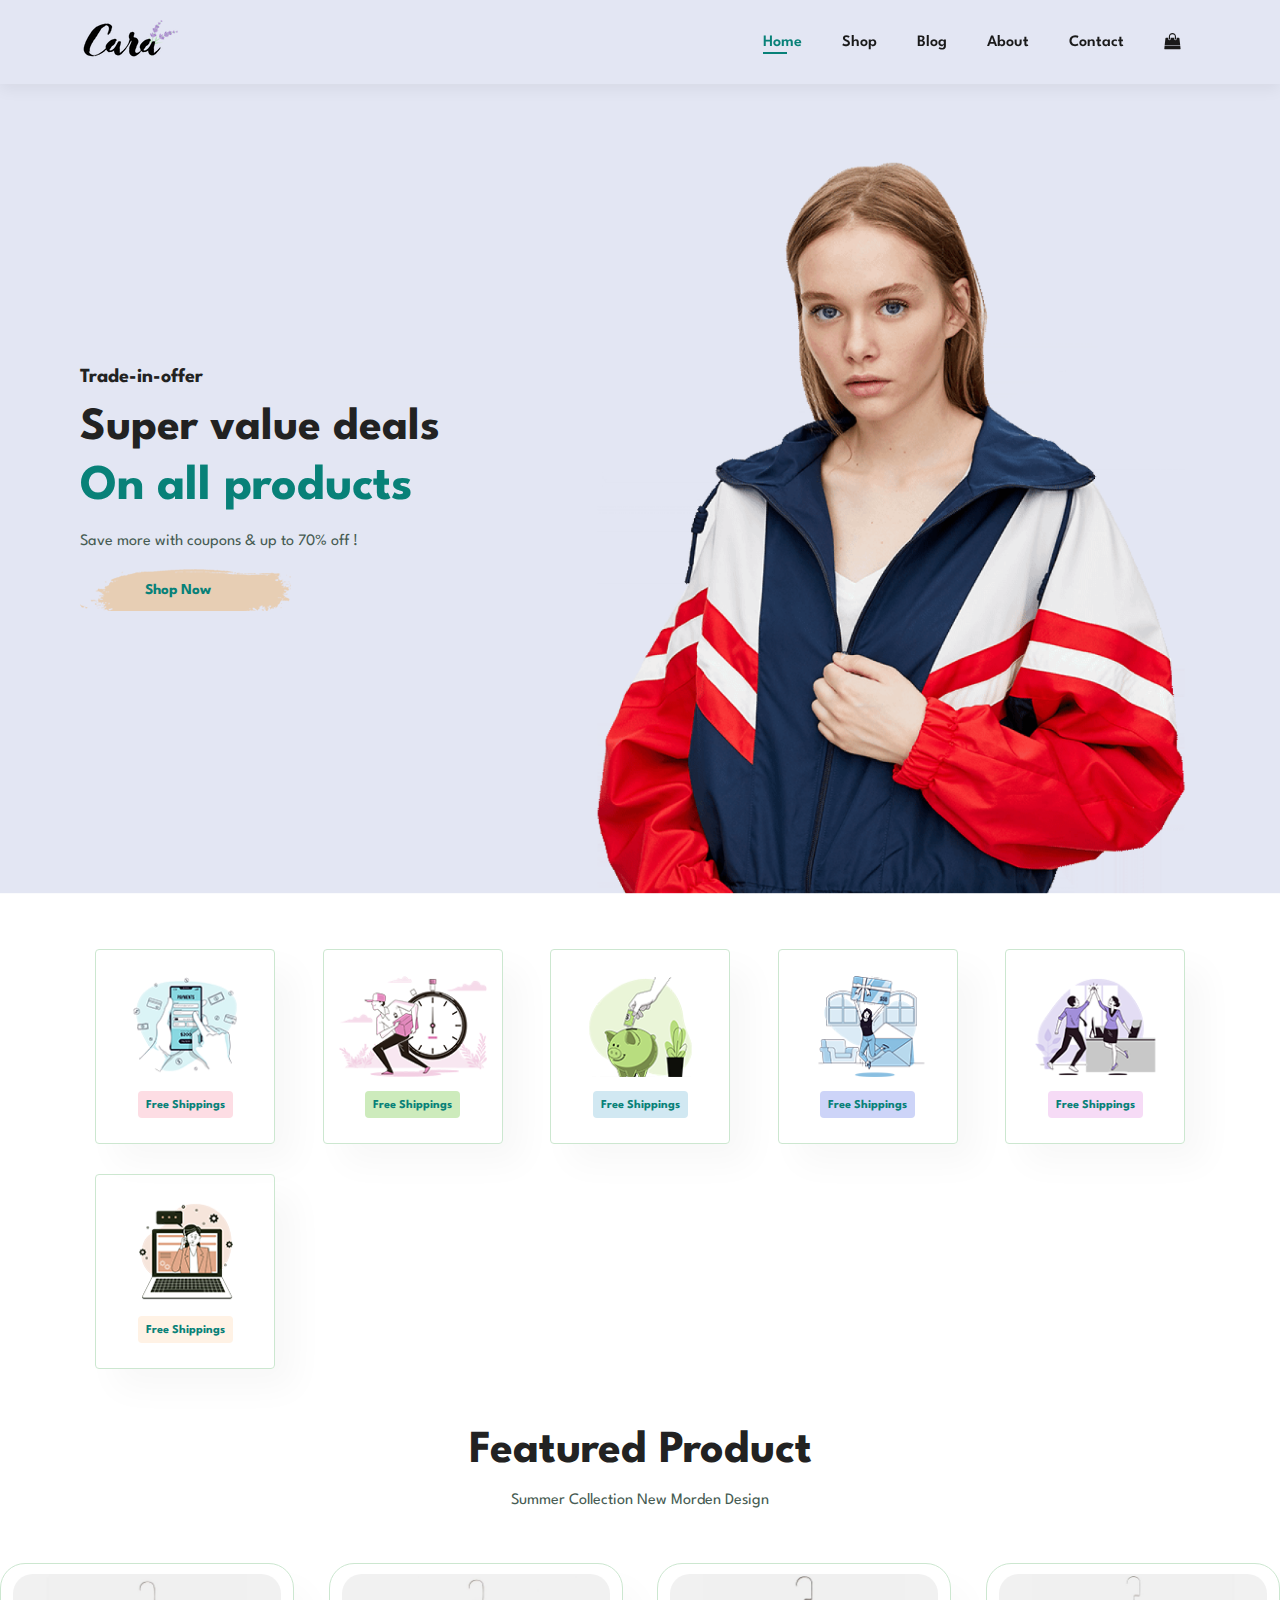
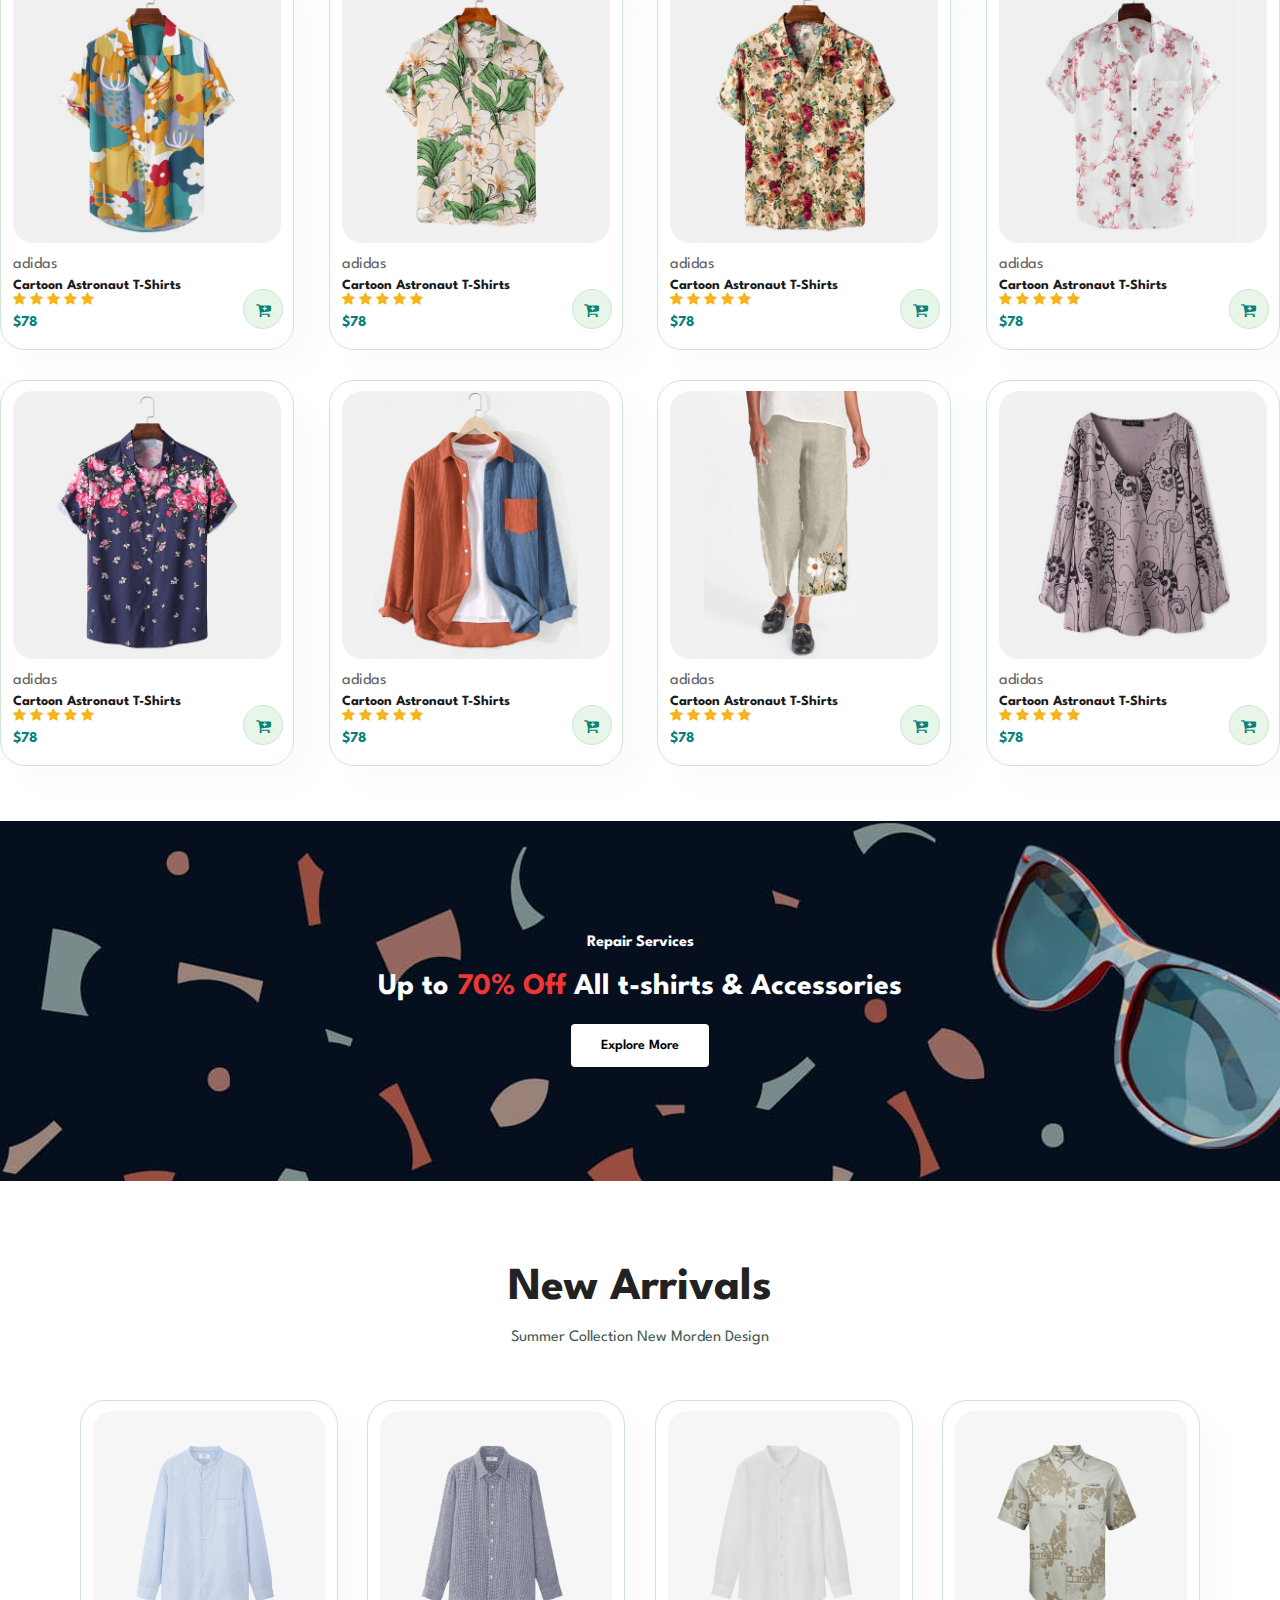
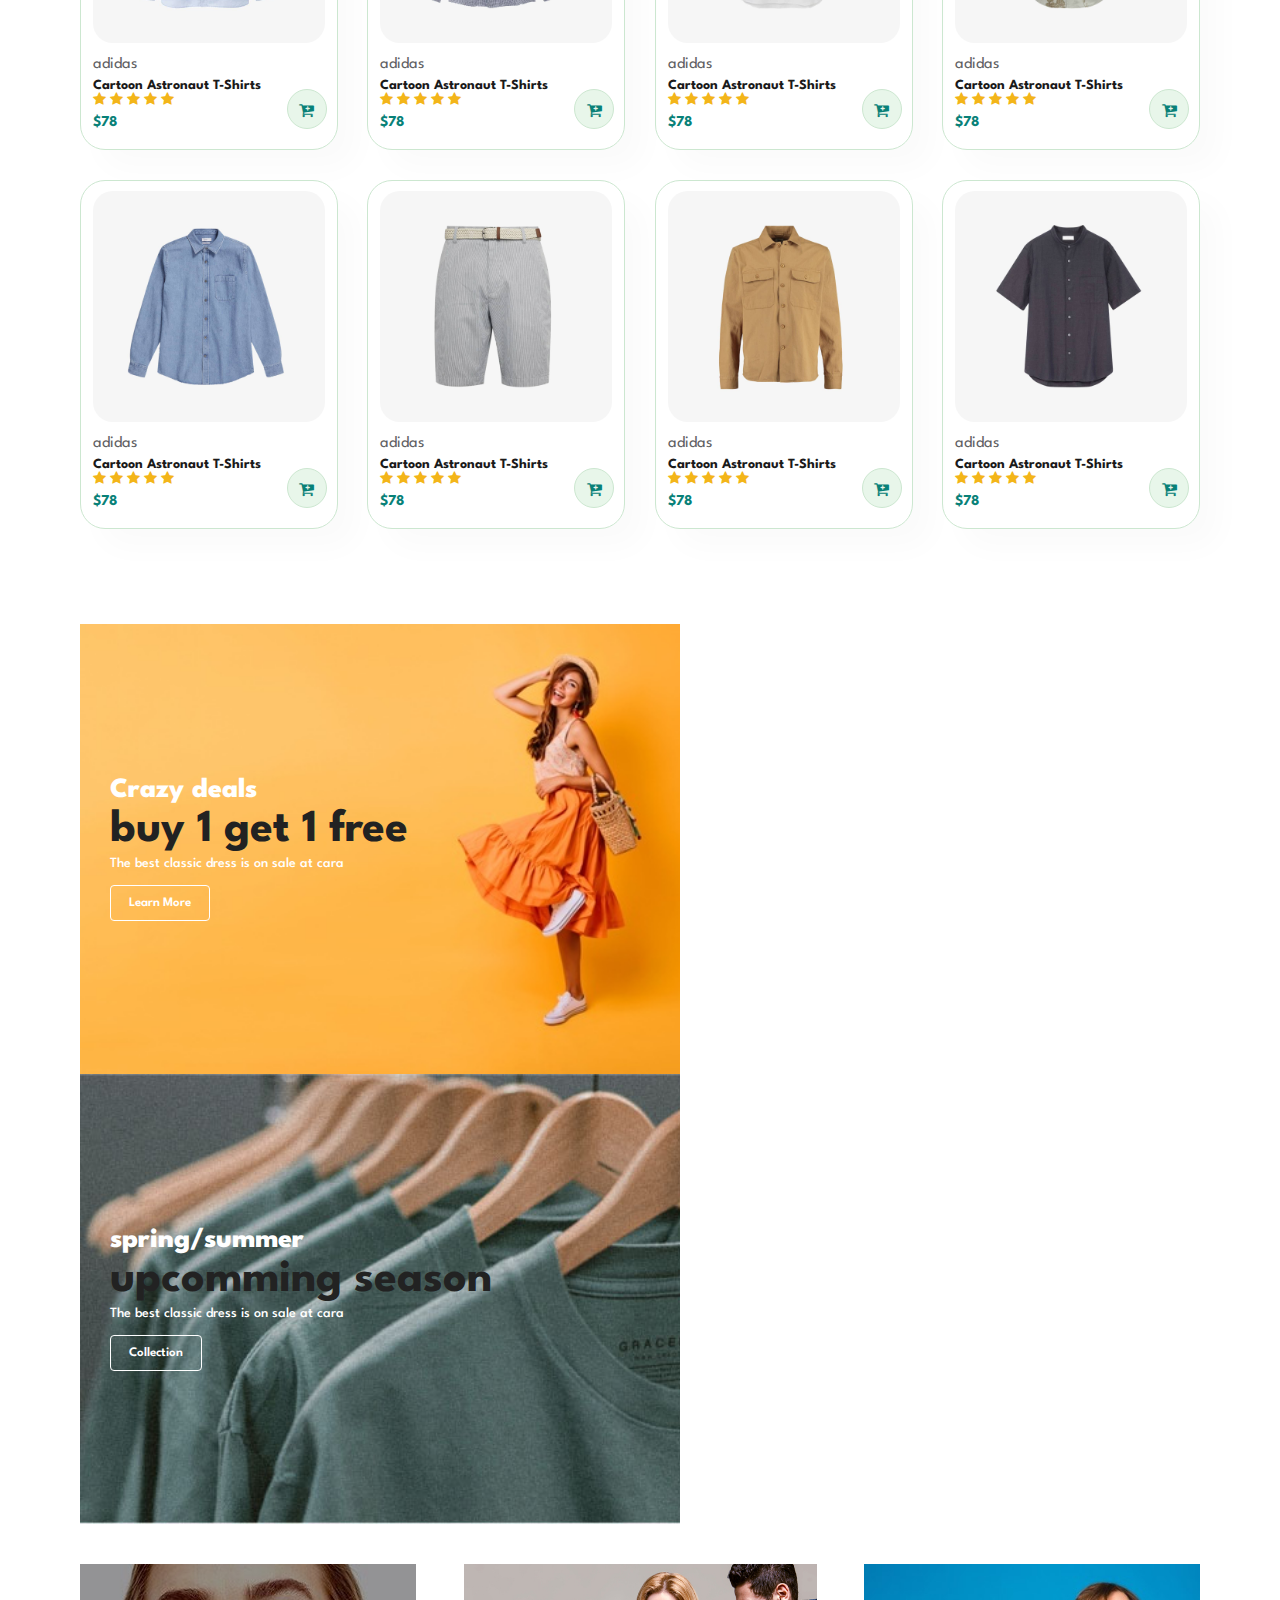
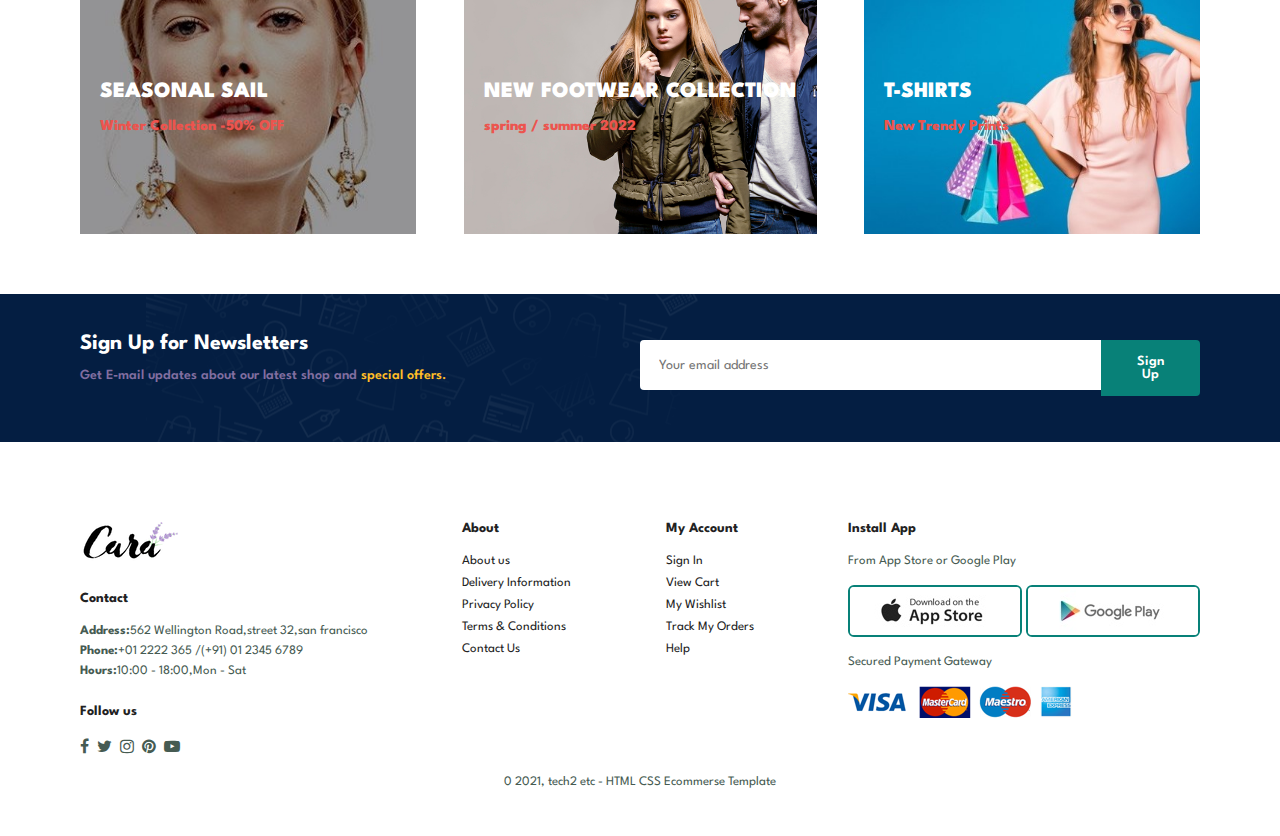
<file: index.html>
<!DOCTYPE html>
<html lang="en">
<head>
    <meta charset="UTF-8">
    <meta http-equiv="X-UA-Compatible" content="IE=edge">
    <meta name="viewport" content="width=device-width, initial-scale=1.0">
    <script src="script.js" defer></script>
    <link rel="stylesheet" href="style.css">
    <link rel="stylesheet" href="https://cdnjs.cloudflare.com/ajax/libs/font-awesome/4.7.0/css/font-awesome.min.css">
    <title>Document</title>
</head>
<body>
    <section id="header">
        <a href="#"><img src="img/logo.png" alt=""></a>
        <div>
            <ul id="navbar">
                <li><a class="active" href="index.html">Home</a></li>
                <li><a href="shop.html">Shop</a></li>
                <li><a href="blog.html">Blog</a></li>
                <li><a href="about.html">About</a></li>
                <li><a href="contact.html">Contact</a></li>
                <li id="lg-bag"><a href="cart.html"><i class="fa fa-shopping-bag" aria-hidden="true"></i>
                </a></li>
                <a href="#" id="close"><i class="fa fa-times" aria-hidden="true"></i>
                </a>
            </ul>
        </div>
        <div id="mobile">
            <a href=""><i class="fa fa-shopping-bag" aria-hidden="true"></i> </a>
            <i id="bar" class="fa fa-outdent" aria-hidden="true"></i>

        </div>
    </section>

    <section id="hero">
        <h4>Trade-in-offer</h4>
        <h2>Super value deals</h2>
        <h1>On all products</h1>
        <p>Save more with coupons & up to 70% off !</p>
        <button>Shop Now</button>
    </section>
    <section id="feature" class="section-p1">
        <div class="fe-box">
            <img src="img/features/f1.png" alt="">
              <h6>Free Shippings</h6>
        </div>

        <div class="fe-box">
            <img src="img/features/f2.png" alt="">
              <h6>Free Shippings</h6>
        </div>

        <div class="fe-box">
            <img src="img/features/f3.png" alt="">
              <h6>Free Shippings</h6>
        </div>

        <div class="fe-box">
            <img src="img/features/f4.png" alt="">
              <h6>Free Shippings</h6>
        </div>

        <div class="fe-box">
            <img src="img/features/f5.png" alt="">
              <h6>Free Shippings</h6>
        </div>

        <div class="fe-box">
            <img src="img/features/f6.png" alt="">
              <h6>Free Shippings</h6>
        </div>
    </section>
    <section id="product1">
        <h2>Featured Product</h2>
        <p>Summer Collection New Morden Design</p>
        <div class="pro-container">
            <div class="pro">
                <img src="img/products/f1.jpg" alt="">
                <div class="des">
                    <span>adidas</span>
                    <h5>Cartoon Astronaut T-Shirts</h5>
                    <div class="star">
                        <i class="fa fa-star" aria-hidden="true"></i>
                        <i class="fa fa-star" aria-hidden="true"></i>
                        <i class="fa fa-star" aria-hidden="true"></i>
                        <i class="fa fa-star" aria-hidden="true"></i>
                        <i class="fa fa-star" aria-hidden="true"></i>
                    </div>
                    <h4>$78</h4>
                </div>
                <a href="#"><i class="fa fa-cart-plus cart" aria-hidden="true"></i>
                </a>
            </div>

            <div class="pro">
                <img src="img/products/f2.jpg" alt="">
                <div class="des">
                    <span>adidas</span>
                    <h5>Cartoon Astronaut T-Shirts</h5>
                    <div class="star">
                        <i class="fa fa-star" aria-hidden="true"></i>
                        <i class="fa fa-star" aria-hidden="true"></i>
                        <i class="fa fa-star" aria-hidden="true"></i>
                        <i class="fa fa-star" aria-hidden="true"></i>
                        <i class="fa fa-star" aria-hidden="true"></i>
                    </div>
                    <h4>$78</h4>
                </div>
                <a href="#"><i class="fa fa-cart-plus cart" aria-hidden="true"></i>
                </a>
            </div>

            <div class="pro">
                <img src="img/products/f3.jpg" alt="">
                <div class="des">
                    <span>adidas</span>
                    <h5>Cartoon Astronaut T-Shirts</h5>
                    <div class="star">
                        <i class="fa fa-star" aria-hidden="true"></i>
                        <i class="fa fa-star" aria-hidden="true"></i>
                        <i class="fa fa-star" aria-hidden="true"></i>
                        <i class="fa fa-star" aria-hidden="true"></i>
                        <i class="fa fa-star" aria-hidden="true"></i>
                    </div>
                    <h4>$78</h4>
                </div>
                <a href="#"><i class="fa fa-cart-plus cart" aria-hidden="true"></i>
                </a>
            </div>
            <div class="pro">
                <img src="img/products/f4.jpg" alt="">
                <div class="des">
                    <span>adidas</span>
                    <h5>Cartoon Astronaut T-Shirts</h5>
                    <div class="star">
                        <i class="fa fa-star" aria-hidden="true"></i>
                        <i class="fa fa-star" aria-hidden="true"></i>
                        <i class="fa fa-star" aria-hidden="true"></i>
                        <i class="fa fa-star" aria-hidden="true"></i>
                        <i class="fa fa-star" aria-hidden="true"></i>
                    </div>
                    <h4>$78</h4>
                </div>
                <a href="#"><i class="fa fa-cart-plus cart" aria-hidden="true"></i>
                </a>
            </div>

            <div class="pro">
                <img src="img/products/f5.jpg" alt="">
                <div class="des">
                    <span>adidas</span>
                    <h5>Cartoon Astronaut T-Shirts</h5>
                    <div class="star">
                        <i class="fa fa-star" aria-hidden="true"></i>
                        <i class="fa fa-star" aria-hidden="true"></i>
                        <i class="fa fa-star" aria-hidden="true"></i>
                        <i class="fa fa-star" aria-hidden="true"></i>
                        <i class="fa fa-star" aria-hidden="true"></i>
                    </div>
                    <h4>$78</h4>
                </div>
                <a href="#"><i class="fa fa-cart-plus cart" aria-hidden="true"></i>
                </a>
            </div>

            <div class="pro">
                <img src="img/products/f6.jpg" alt="">
                <div class="des">
                    <span>adidas</span>
                    <h5>Cartoon Astronaut T-Shirts</h5>
                    <div class="star">
                        <i class="fa fa-star" aria-hidden="true"></i>
                        <i class="fa fa-star" aria-hidden="true"></i>
                        <i class="fa fa-star" aria-hidden="true"></i>
                        <i class="fa fa-star" aria-hidden="true"></i>
                        <i class="fa fa-star" aria-hidden="true"></i>
                    </div>
                    <h4>$78</h4>
                </div>
                <a href="#"><i class="fa fa-cart-plus cart" aria-hidden="true"></i>
                </a>
            </div>


            <div class="pro">
                <img src="img/products/f7.jpg" alt="">
                <div class="des">
                    <span>adidas</span>
                    <h5>Cartoon Astronaut T-Shirts</h5>
                    <div class="star">
                        <i class="fa fa-star" aria-hidden="true"></i>
                        <i class="fa fa-star" aria-hidden="true"></i>
                        <i class="fa fa-star" aria-hidden="true"></i>
                        <i class="fa fa-star" aria-hidden="true"></i>
                        <i class="fa fa-star" aria-hidden="true"></i>
                    </div>
                    <h4>$78</h4>
                </div>
                <a href="#"><i class="fa fa-cart-plus cart" aria-hidden="true"></i>
                </a>
            </div>
            <div class="pro">
                <img src="img/products/f8.jpg" alt="">
                <div class="des">
                    <span>adidas</span>
                    <h5>Cartoon Astronaut T-Shirts</h5>
                    <div class="star">
                        <i class="fa fa-star" aria-hidden="true"></i>
                        <i class="fa fa-star" aria-hidden="true"></i>
                        <i class="fa fa-star" aria-hidden="true"></i>
                        <i class="fa fa-star" aria-hidden="true"></i>
                        <i class="fa fa-star" aria-hidden="true"></i>
                    </div>
                    <h4>$78</h4>
                </div>
                <a href="#"><i class="fa fa-cart-plus cart" aria-hidden="true"></i>
                </a>
            </div>
        </div>
    </section>

    <section id="banner" class="section-m1">
        <h4>Repair Services</h4>
        <h2>Up to <span>70% Off</span> All t-shirts & Accessories</h2>
        <button class="normal">Explore More</button>
    </section>

    <section id="product1" class="section-p1">
        <h2>New Arrivals</h2>
        <p>Summer Collection New Morden Design</p>
        <div class="pro-container">
            <div class="pro">
                <img src="img/products/n1.jpg" alt="">
                <div class="des">
                    <span>adidas</span>
                    <h5>Cartoon Astronaut T-Shirts</h5>
                    <div class="star">
                        <i class="fa fa-star" aria-hidden="true"></i>
                        <i class="fa fa-star" aria-hidden="true"></i>
                        <i class="fa fa-star" aria-hidden="true"></i>
                        <i class="fa fa-star" aria-hidden="true"></i>
                        <i class="fa fa-star" aria-hidden="true"></i>
                    </div>
                    <h4>$78</h4>
                </div>
                <a href="#"><i class="fa fa-cart-plus cart" aria-hidden="true"></i>
                </a>
            </div>

            <div class="pro">
                <img src="img/products/n2.jpg" alt="">
                <div class="des">
                    <span>adidas</span>
                    <h5>Cartoon Astronaut T-Shirts</h5>
                    <div class="star">
                        <i class="fa fa-star" aria-hidden="true"></i>
                        <i class="fa fa-star" aria-hidden="true"></i>
                        <i class="fa fa-star" aria-hidden="true"></i>
                        <i class="fa fa-star" aria-hidden="true"></i>
                        <i class="fa fa-star" aria-hidden="true"></i>
                    </div>
                    <h4>$78</h4>
                </div>
                <a href="#"><i class="fa fa-cart-plus cart" aria-hidden="true"></i>
                </a>
            </div>

            <div class="pro">
                <img src="img/products/n3.jpg" alt="">
                <div class="des">
                    <span>adidas</span>
                    <h5>Cartoon Astronaut T-Shirts</h5>
                    <div class="star">
                        <i class="fa fa-star" aria-hidden="true"></i>
                        <i class="fa fa-star" aria-hidden="true"></i>
                        <i class="fa fa-star" aria-hidden="true"></i>
                        <i class="fa fa-star" aria-hidden="true"></i>
                        <i class="fa fa-star" aria-hidden="true"></i>
                    </div>
                    <h4>$78</h4>
                </div>
                <a href="#"><i class="fa fa-cart-plus cart" aria-hidden="true"></i>
                </a>
            </div>
            <div class="pro">
                <img src="img/products/n4.jpg" alt="">
                <div class="des">
                    <span>adidas</span>
                    <h5>Cartoon Astronaut T-Shirts</h5>
                    <div class="star">
                        <i class="fa fa-star" aria-hidden="true"></i>
                        <i class="fa fa-star" aria-hidden="true"></i>
                        <i class="fa fa-star" aria-hidden="true"></i>
                        <i class="fa fa-star" aria-hidden="true"></i>
                        <i class="fa fa-star" aria-hidden="true"></i>
                    </div>
                    <h4>$78</h4>
                </div>
                <a href="#"><i class="fa fa-cart-plus cart" aria-hidden="true"></i>
                </a>
            </div>

            <div class="pro">
                <img src="img/products/n5.jpg" alt="">
                <div class="des">
                    <span>adidas</span>
                    <h5>Cartoon Astronaut T-Shirts</h5>
                    <div class="star">
                        <i class="fa fa-star" aria-hidden="true"></i>
                        <i class="fa fa-star" aria-hidden="true"></i>
                        <i class="fa fa-star" aria-hidden="true"></i>
                        <i class="fa fa-star" aria-hidden="true"></i>
                        <i class="fa fa-star" aria-hidden="true"></i>
                    </div>
                    <h4>$78</h4>
                </div>
                <a href="#"><i class="fa fa-cart-plus cart" aria-hidden="true"></i>
                </a>
            </div>

            <div class="pro">
                <img src="img/products/n6.jpg" alt="">
                <div class="des">
                    <span>adidas</span>
                    <h5>Cartoon Astronaut T-Shirts</h5>
                    <div class="star">
                        <i class="fa fa-star" aria-hidden="true"></i>
                        <i class="fa fa-star" aria-hidden="true"></i>
                        <i class="fa fa-star" aria-hidden="true"></i>
                        <i class="fa fa-star" aria-hidden="true"></i>
                        <i class="fa fa-star" aria-hidden="true"></i>
                    </div>
                    <h4>$78</h4>
                </div>
                <a href="#"><i class="fa fa-cart-plus cart" aria-hidden="true"></i>
                </a>
            </div>


            <div class="pro">
                <img src="img/products/n7.jpg" alt="">
                <div class="des">
                    <span>adidas</span>
                    <h5>Cartoon Astronaut T-Shirts</h5>
                    <div class="star">
                        <i class="fa fa-star" aria-hidden="true"></i>
                        <i class="fa fa-star" aria-hidden="true"></i>
                        <i class="fa fa-star" aria-hidden="true"></i>
                        <i class="fa fa-star" aria-hidden="true"></i>
                        <i class="fa fa-star" aria-hidden="true"></i>
                    </div>
                    <h4>$78</h4>
                </div>
                <a href="#"><i class="fa fa-cart-plus cart" aria-hidden="true"></i>
                </a>
            </div>
            <div class="pro">
                <img src="img/products/n8.jpg" alt="">
                <div class="des">
                    <span>adidas</span>
                    <h5>Cartoon Astronaut T-Shirts</h5>
                    <div class="star">
                        <i class="fa fa-star" aria-hidden="true"></i>
                        <i class="fa fa-star" aria-hidden="true"></i>
                        <i class="fa fa-star" aria-hidden="true"></i>
                        <i class="fa fa-star" aria-hidden="true"></i>
                        <i class="fa fa-star" aria-hidden="true"></i>
                    </div>
                    <h4>$78</h4>
                </div>
                <a href="#"><i class="fa fa-cart-plus cart" aria-hidden="true"></i>
                </a>
            </div>
        </div>
    </section>

    <section id="sm-banner" class="section-p1">
        <div class="banner-box">
            <h4>Crazy deals</h4>
            <h2>buy 1 get 1 free</h2>
            <span> The best classic dress is on sale at cara</span>
            <button class="white">Learn More</button>
        </div>

        <div class="banner-box banner-box2">
            <h4>spring/summer</h4>
            <h2>upcomming season</h2>
            <span> The best classic dress is on sale at cara</span>
            <button class="white">Collection</button>
        </div>
    </section>
    <section id="banner3">
        <div class="banner-box">
            <h2>SEASONAL SAIL</h2>
            <h3>Winter Collection -50% OFF</h3>
        </div>
        <div class="banner-box banner-box2">
            <h2>NEW FOOTWEAR COLLECTION</h2>
            <h3>spring / summer 2022</h3>
        </div>
        <div class="banner-box banner-box3">
            <h2>T-SHIRTS</h2>
            <h3>New Trendy Prints</h3>
        </div>
    </section>

    <section id="newsletter" class="section-p1 section-m1">
        <div class="newstext">
            <h4>Sign Up for Newsletters</h4>
            <p>Get E-mail updates about our latest shop and <span>special offers.</span></p>
        </div>
        <div class="form">
            <input type="text" placeholder="Your email address">
            <button class="normal">Sign Up</button>
        </div>
    </section>

    <footer class="section-p1">
        <div class="col">
            <img class="logo" src="img/logo.png" alt="">
            <h4>Contact</h4>
            <p><strong>Address:</strong>562 Wellington Road,street 32,san francisco</p>
            <p><strong>Phone:</strong>+01 2222 365 /(+91) 01 2345 6789</p>
            <p><strong>Hours:</strong>10:00 - 18:00,Mon - Sat</p>
            <div class="follow">
                <h4>Follow us</h4>
                <div class="icon">
                    <i class="fa fa-facebook" aria-hidden="true"></i>
                    <i class="fa fa-twitter" aria-hidden="true"></i>
                    <i class="fa fa-instagram" aria-hidden="true"></i>
                    <i class="fa fa-pinterest" aria-hidden="true"></i>
                    <i class="fa fa-youtube-play" aria-hidden="true"></i>
                </div>
            </div>
        </div>

        <div class="col">
            <h4>About</h4>
            <a href="#">About us</a>
            <a href="#">Delivery Information</a>
            <a href="#">Privacy Policy</a>
            <a href="#">Terms & Conditions</a>
            <a href="#">Contact Us</a>
        </div>
        
        <div class="col">
            <h4>My Account</h4>
            <a href="#">Sign In</a>
            <a href="#">View Cart</a>
            <a href="#">My Wishlist</a>
            <a href="#">Track My Orders</a>
            <a href="#">Help</a>
        </div>
      <div class="col install">
        <h4>Install App</h4>
        <p>From App Store or Google Play</p>
        <div class="row">
            <img src="img/pay/app.jpg" alt="">
            <img src="img/pay/play.jpg" alt="">
        </div>
        <p>Secured Payment Gateway</p>
        <img src="img/pay/pay.png" alt="">
      </div>
       
      <div class="copyright">
        <p>0 2021, tech2 etc - HTML CSS Ecommerse Template</p>
      </div>
    </footer>

</body>
</html>
</file>
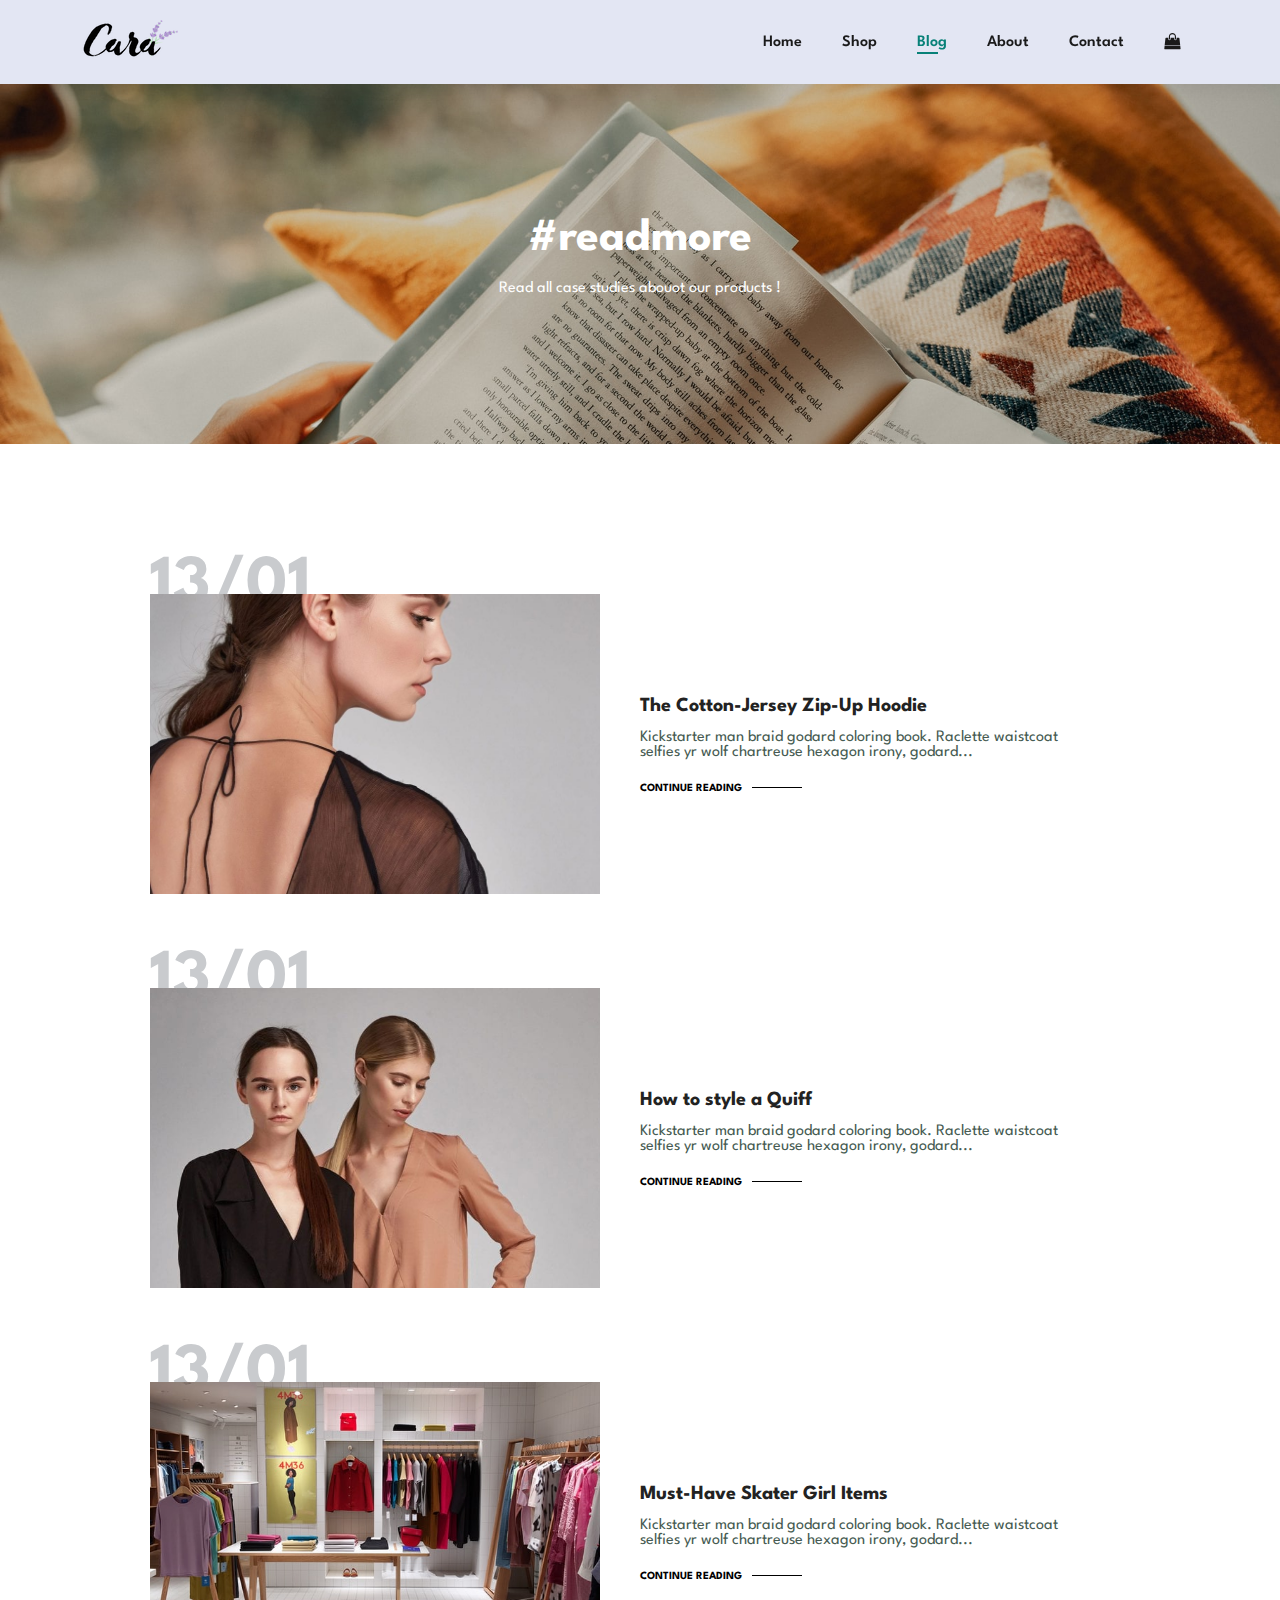
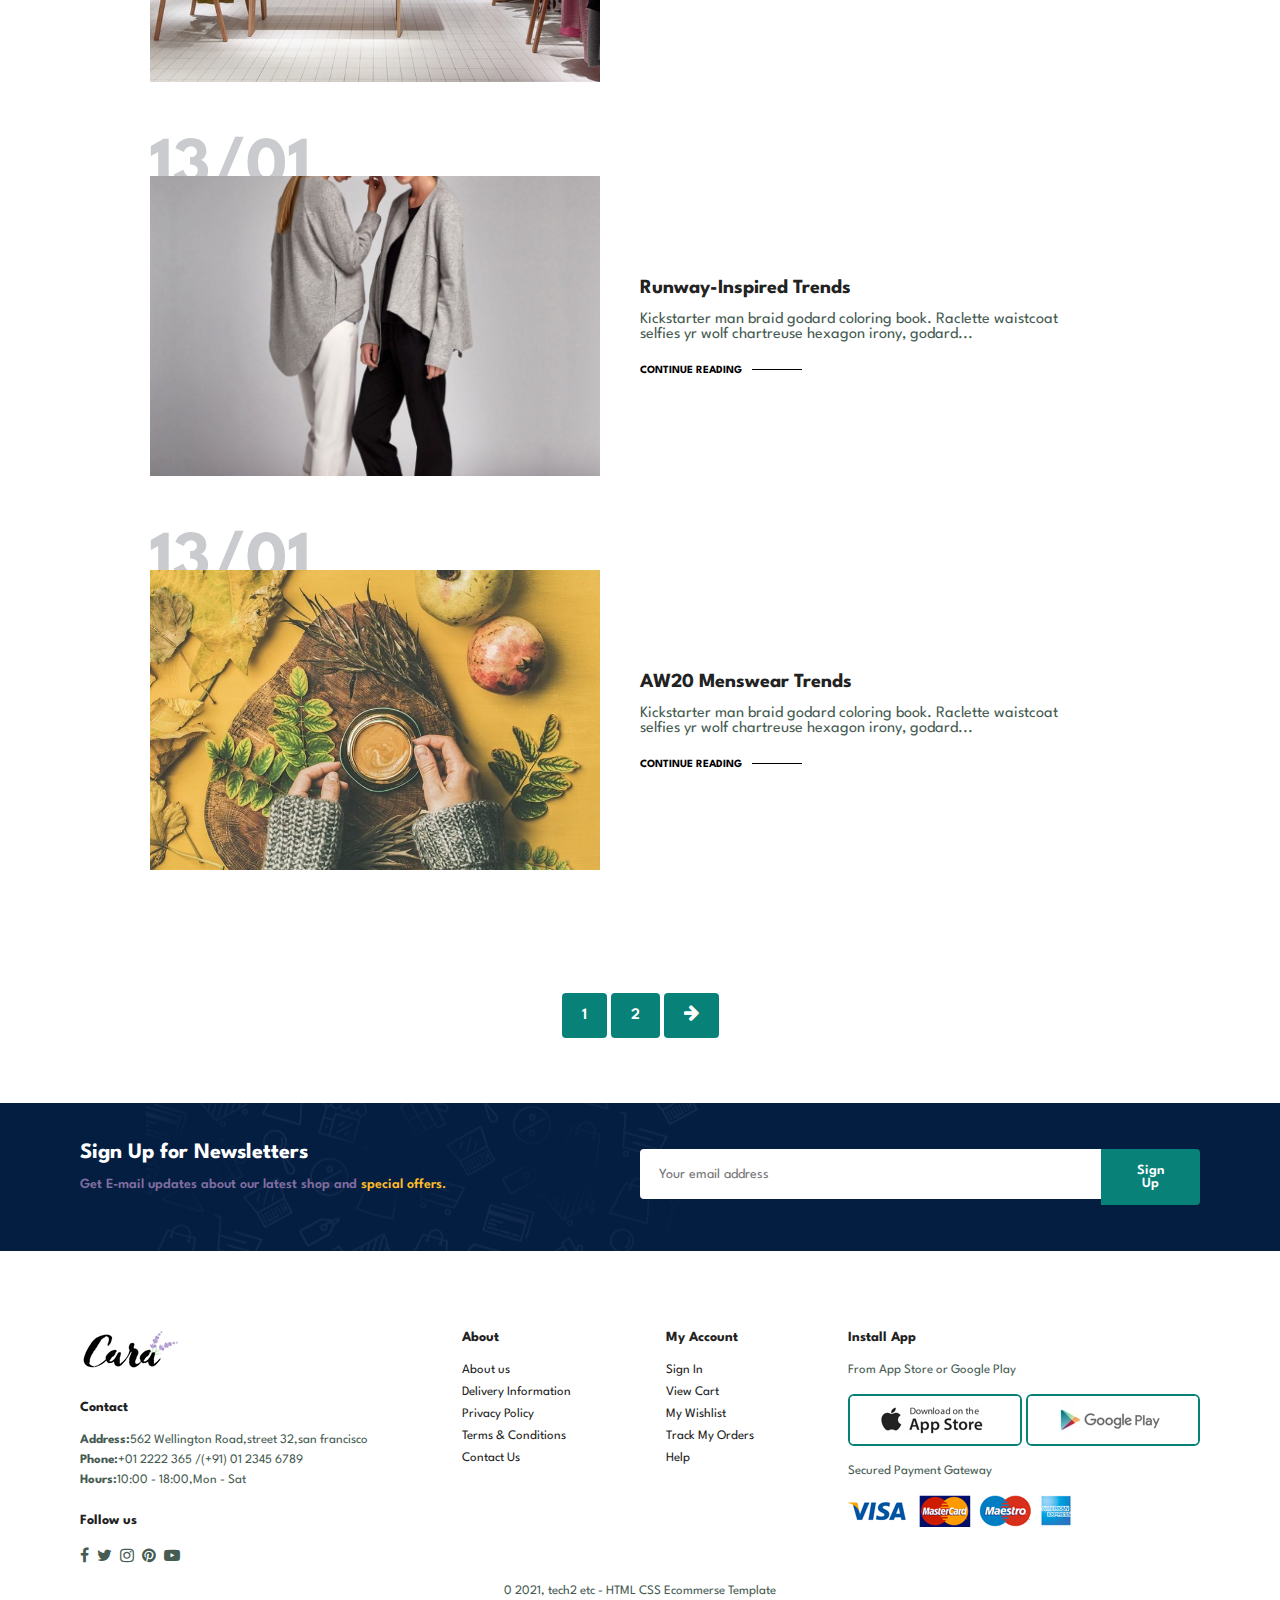
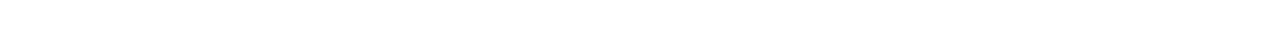
<file: blog.html>
<!DOCTYPE html>
<html lang="en">
<head>
    <meta charset="UTF-8">
    <meta http-equiv="X-UA-Compatible" content="IE=edge">
    <meta name="viewport" content="width=device-width, initial-scale=1.0">
    <script src="script.js" defer></script>
    <link rel="stylesheet" href="style.css">
    <link rel="stylesheet" href="https://cdnjs.cloudflare.com/ajax/libs/font-awesome/4.7.0/css/font-awesome.min.css">
    <title>Document</title>
</head>
<body>
    <section id="header">
        <a href="#"><img src="img/logo.png" alt=""></a>
        <div>
            <ul id="navbar">
                <li><a  href="index.html">Home</a></li>
                <li><a  href="shop.html">Shop</a></li>
                <li><a class="active" href="blog.html">Blog</a></li>
                <li><a href="about.html">About</a></li>
                <li><a href="contact.html">Contact</a></li>
                <li id="lg-bag"><a href="cart.html"><i class="fa fa-shopping-bag" aria-hidden="true"></i>
                </a></li>
                <a href="#" id="close"><i class="fa fa-times" aria-hidden="true"></i>
                </a>
            </ul>
        </div>
        <div id="mobile">
            <a href=""><i class="fa fa-shopping-bag" aria-hidden="true"></i> </a>
            <i id="bar" class="fa fa-outdent" aria-hidden="true"></i>

        </div>
    </section>

    <section id="page-header" class="blog-header">
        <h2>#readmore</h2>
        <p>Read all case studies abouot our products !</p>
        
    </section>
    <section id="blog">
        <div class="blog-box">
            <div class="blog-img">
                <img src="img/blog/b1.jpg" alt="">
            </div>
            <div class="blog-details">
                <h4>The Cotton-Jersey Zip-Up Hoodie</h4>
                <p>Kickstarter man braid godard coloring book. Raclette waistcoat selfies yr
                 wolf chartreuse hexagon irony, godard...</p>
                 <a href="#">CONTINUE READING</a>
            </div>
            <h1>13/01</h1>
        </div>
        <div class="blog-box">
            <div class="blog-img">
                <img src="img/blog/b2.jpg" alt="">
            </div>
            <div class="blog-details">
                <h4>How to style a Quiff</h4>
                <p>Kickstarter man braid godard coloring book. Raclette waistcoat selfies yr
                 wolf chartreuse hexagon irony, godard...</p>
                 <a href="#">CONTINUE READING</a>
            </div>
            <h1>13/01</h1>
        </div>
        <div class="blog-box">
            <div class="blog-img">
                <img src="img/blog/b3.jpg" alt="">
            </div>
            <div class="blog-details">
                <h4>Must-Have Skater Girl Items</h4>
                <p>Kickstarter man braid godard coloring book. Raclette waistcoat selfies yr
                 wolf chartreuse hexagon irony, godard...</p>
                 <a href="#">CONTINUE READING</a>
            </div>
            <h1>13/01</h1>
        </div>
        <div class="blog-box">
            <div class="blog-img">
                <img src="img/blog/b4.jpg" alt="">
            </div>
            <div class="blog-details">
                <h4>Runway-Inspired Trends</h4>
                <p>Kickstarter man braid godard coloring book. Raclette waistcoat selfies yr
                 wolf chartreuse hexagon irony, godard...</p>
                 <a href="#">CONTINUE READING</a>
            </div>
            <h1>13/01</h1>
        </div>
        <div class="blog-box">
            <div class="blog-img">
                <img src="img/blog/b6.jpg" alt="">
            </div>
            <div class="blog-details">
                <h4>AW20 Menswear Trends</h4>
                <p>Kickstarter man braid godard coloring book. Raclette waistcoat selfies yr
                 wolf chartreuse hexagon irony, godard...</p>
                 <a href="#">CONTINUE READING</a>
            </div>
            <h1>13/01</h1>
        </div>
    </section>
    <section id="pagination" class="section-p1">
      <a href="#">1</a>
      <a href="#">2</a>
      <a href="#"><i class="fa fa-arrow-right" aria-hidden="true"></i>
      </a>
    </section>

    <section id="newsletter" class="section-p1 section-m1">
        <div class="newstext">
            <h4>Sign Up for Newsletters</h4>
            <p>Get E-mail updates about our latest shop and <span>special offers.</span></p>
        </div>
        <div class="form">
            <input type="text" placeholder="Your email address">
            <button class="normal">Sign Up</button>
        </div>
    </section>

    <footer class="section-p1">
        <div class="col">
            <img class="logo" src="img/logo.png" alt="">
            <h4>Contact</h4>
            <p><strong>Address:</strong>562 Wellington Road,street 32,san francisco</p>
            <p><strong>Phone:</strong>+01 2222 365 /(+91) 01 2345 6789</p>
            <p><strong>Hours:</strong>10:00 - 18:00,Mon - Sat</p>
            <div class="follow">
                <h4>Follow us</h4>
                <div class="icon">
                    <i class="fa fa-facebook" aria-hidden="true"></i>
                    <i class="fa fa-twitter" aria-hidden="true"></i>
                    <i class="fa fa-instagram" aria-hidden="true"></i>
                    <i class="fa fa-pinterest" aria-hidden="true"></i>
                    <i class="fa fa-youtube-play" aria-hidden="true"></i>
                </div>
            </div>
        </div>

        <div class="col">
            <h4>About</h4>
            <a href="#">About us</a>
            <a href="#">Delivery Information</a>
            <a href="#">Privacy Policy</a>
            <a href="#">Terms & Conditions</a>
            <a href="#">Contact Us</a>
        </div>
        
        <div class="col">
            <h4>My Account</h4>
            <a href="#">Sign In</a>
            <a href="#">View Cart</a>
            <a href="#">My Wishlist</a>
            <a href="#">Track My Orders</a>
            <a href="#">Help</a>
        </div>
      <div class="col install">
        <h4>Install App</h4>
        <p>From App Store or Google Play</p>
        <div class="row">
            <img src="img/pay/app.jpg" alt="">
            <img src="img/pay/play.jpg" alt="">
        </div>
        <p>Secured Payment Gateway</p>
        <img src="img/pay/pay.png" alt="">
      </div>
       
      <div class="copyright">
        <p>0 2021, tech2 etc - HTML CSS Ecommerse Template</p>
      </div>
    </footer>

</body>
</html>
</file>
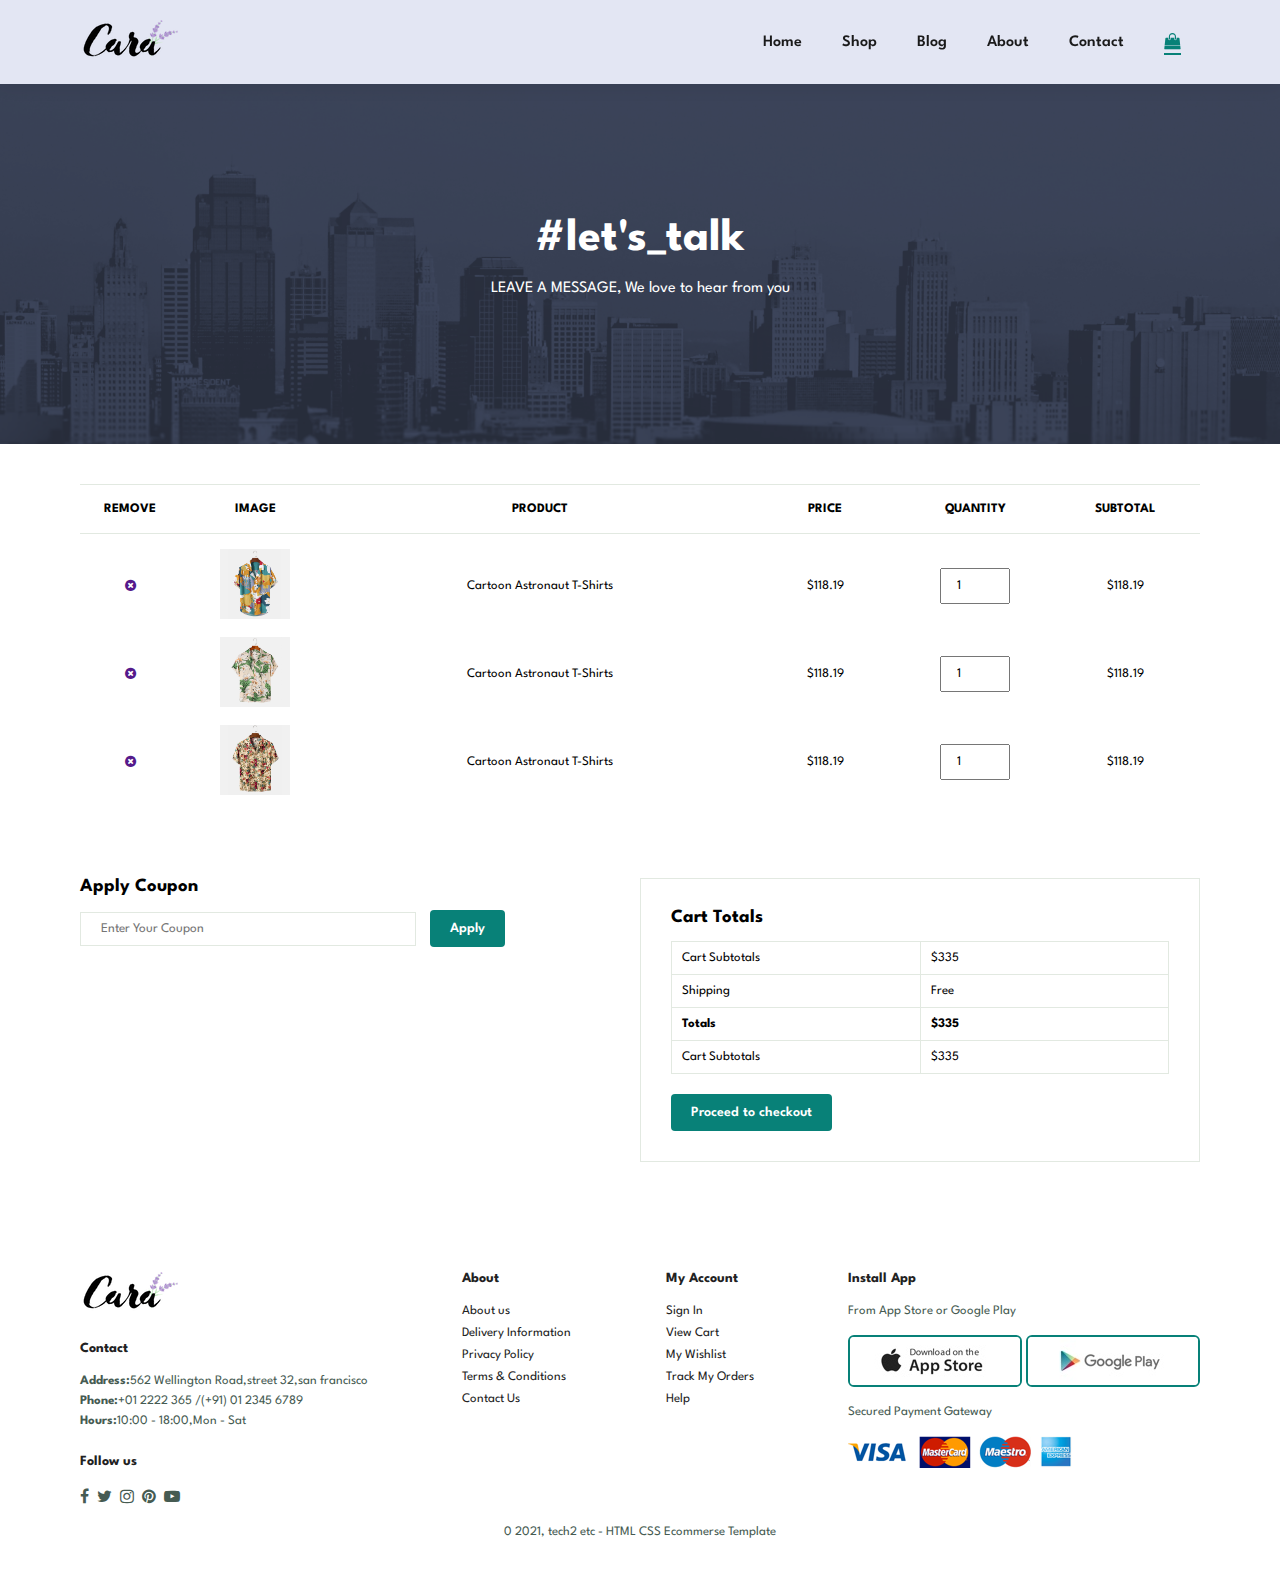
<file: cart.html>
<!DOCTYPE html>
<html lang="en">

<head>
    <meta charset="UTF-8">
    <meta http-equiv="X-UA-Compatible" content="IE=edge">
    <meta name="viewport" content="width=device-width, initial-scale=1.0">
    <script src="script.js" defer></script>
    <link rel="stylesheet" href="style.css">
    <link rel="stylesheet" href="https://cdnjs.cloudflare.com/ajax/libs/font-awesome/4.7.0/css/font-awesome.min.css">
    <title>Document</title>
</head>

<body>
    <section id="header">
        <a href="#"><img src="img/logo.png" alt=""></a>
        <div>
            <ul id="navbar">
                <li><a href="index.html">Home</a></li>
                <li><a href="shop.html">Shop</a></li>
                <li><a href="blog.html">Blog</a></li>
                <li><a href="about.html">About</a></li>
                <li><a  href="contact.html">Contact</a></li>
                <li id="lg-bag"><a class="active" href="cart.html"><i class="fa fa-shopping-bag" aria-hidden="true"></i>
                    </a></li>
                <a href="#" id="close"><i class="fa fa-times" aria-hidden="true"></i>
                </a>
            </ul>
        </div>
        <div id="mobile">
            <a href=""><i class="fa fa-shopping-bag" aria-hidden="true"></i> </a>
            <i id="bar" class="fa fa-outdent" aria-hidden="true"></i>

        </div>
    </section>

    <section id="page-header" class="about-header">
        <h2>#let's_talk</h2>
        <p>LEAVE A MESSAGE, We love to hear from you</p>
    </section>

    <section id="cart" class="section-p1">
        <table width="100%">
            <thead>
                <tr>
                    <td>Remove</td>
                    <td>Image</td>
                    <td>Product</td>
                    <td>Price</td>
                    <td>Quantity</td>
                    <td>Subtotal</td>
                </tr>
            </thead>
            <tbody>
                <tr class="tabRow">
                    <td><a href=""><i class="fa fa-times-circle" aria-hidden="true"></i> </a></td>
                    <td><img src="img/products/f1.jpg" alt=""></td>
                    <td>Cartoon Astronaut T-Shirts</td>
                    <td>$118.19</td>
                    <td><input type="number" value="1"></td>
                    <td>$118.19</td>
                </tr>
                <tr class="tabRow">
                    <td><a href=""><i class="fa fa-times-circle" aria-hidden="true"></i> </a></td>
                    <td><img src="img/products/f2.jpg" alt=""></td>
                    <td>Cartoon Astronaut T-Shirts</td>
                    <td>$118.19</td>
                    <td><input type="number" value="1"></td>
                    <td>$118.19</td>
                </tr>
                <tr class="tabRow">
                    <td><a href=""><i class="fa fa-times-circle" aria-hidden="true"></i> </a></td>
                    <td><img src="img/products/f3.jpg" alt=""></td>
                    <td>Cartoon Astronaut T-Shirts</td>
                    <td>$118.19</td>
                    <td><input type="number" value="1"></td>
                    <td>$118.19</td>
                </tr>
            </tbody>
        </table>
    </section>

    <section id="cart-add" class="section-p1">
        <div id="coupon">
            <h3>Apply Coupon</h3>
            <div>
                <input type="text" placeholder="Enter Your Coupon">
                <button class="normal">Apply</button>
            </div>
        </div>

        <div id="subtotal">
            <h3>Cart Totals</h3>
            <table>
                <tr>
                    <td>Cart Subtotals</td>
                    <td>$335</td>
                </tr>
                <tr>
                    <td>Shipping</td>
                    <td>Free</td>
                </tr>
                <tr>
                    <td><strong>Totals</strong></td>
                    <td><strong>$335</strong></td>
                </tr>
                <tr>
                    <td>Cart Subtotals</td>
                    <td>$335</td>
                </tr>
            </table>
            <button class="normal">Proceed to checkout</button>
        </div>
    </section>
    <footer class="section-p1">
        <div class="col">
            <img class="logo" src="img/logo.png" alt="">
            <h4>Contact</h4>
            <p><strong>Address:</strong>562 Wellington Road,street 32,san francisco</p>
            <p><strong>Phone:</strong>+01 2222 365 /(+91) 01 2345 6789</p>
            <p><strong>Hours:</strong>10:00 - 18:00,Mon - Sat</p>
            <div class="follow">
                <h4>Follow us</h4>
                <div class="icon">
                    <i class="fa fa-facebook" aria-hidden="true"></i>
                    <i class="fa fa-twitter" aria-hidden="true"></i>
                    <i class="fa fa-instagram" aria-hidden="true"></i>
                    <i class="fa fa-pinterest" aria-hidden="true"></i>
                    <i class="fa fa-youtube-play" aria-hidden="true"></i>
                </div>
            </div>
        </div>

        <div class="col">
            <h4>About</h4>
            <a href="#">About us</a>
            <a href="#">Delivery Information</a>
            <a href="#">Privacy Policy</a>
            <a href="#">Terms & Conditions</a>
            <a href="#">Contact Us</a>
        </div>

        <div class="col">
            <h4>My Account</h4>
            <a href="#">Sign In</a>
            <a href="#">View Cart</a>
            <a href="#">My Wishlist</a>
            <a href="#">Track My Orders</a>
            <a href="#">Help</a>
        </div>
        <div class="col install">
            <h4>Install App</h4>
            <p>From App Store or Google Play</p>
            <div class="row">
                <img src="img/pay/app.jpg" alt="">
                <img src="img/pay/play.jpg" alt="">
            </div>
            <p>Secured Payment Gateway</p>
            <img src="img/pay/pay.png" alt="">
        </div>

        <div class="copyright">
            <p>0 2021, tech2 etc - HTML CSS Ecommerse Template</p>
        </div>
    </footer>

</body>

</html>
</file>
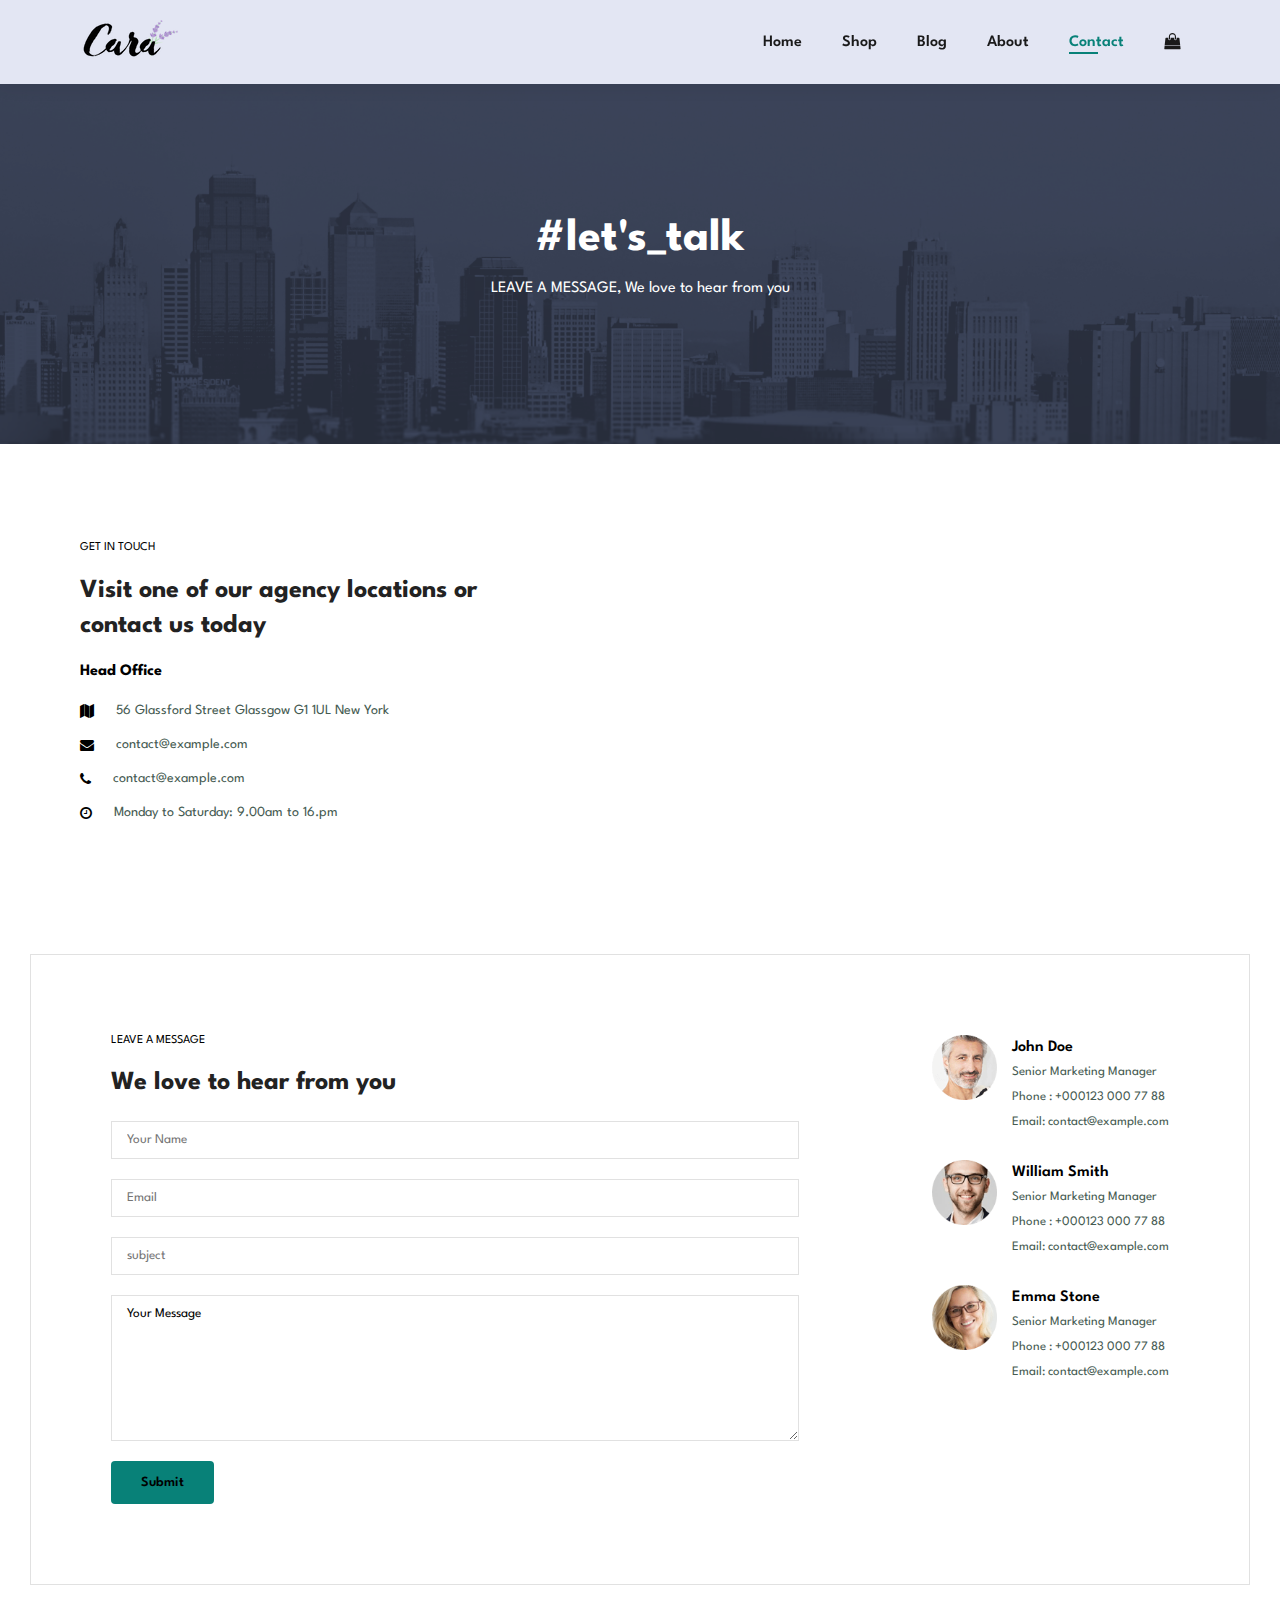
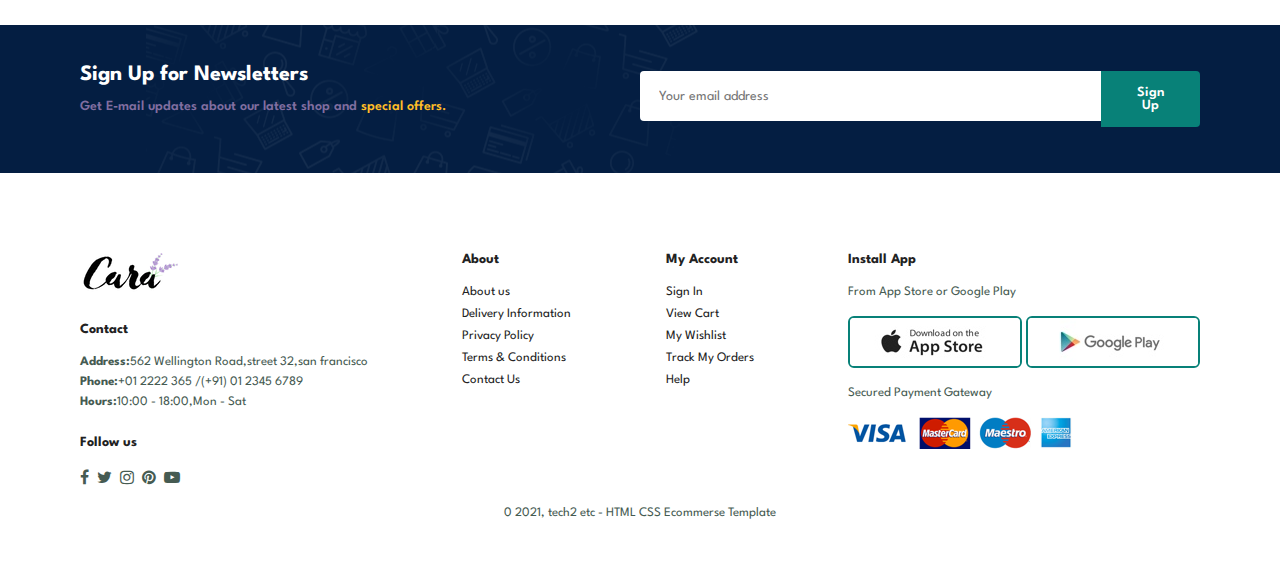
<file: contact.html>
<!DOCTYPE html>
<html lang="en">

<head>
    <meta charset="UTF-8">
    <meta http-equiv="X-UA-Compatible" content="IE=edge">
    <meta name="viewport" content="width=device-width, initial-scale=1.0">
    <script src="script.js" defer></script>
    <link rel="stylesheet" href="style.css">
    <link rel="stylesheet" href="https://cdnjs.cloudflare.com/ajax/libs/font-awesome/4.7.0/css/font-awesome.min.css">
    <title>Document</title>
</head>

<body>
    <section id="header">
        <a href="#"><img src="img/logo.png" alt=""></a>
        <div>
            <ul id="navbar">
                <li><a href="index.html">Home</a></li>
                <li><a href="shop.html">Shop</a></li>
                <li><a href="blog.html">Blog</a></li>
                <li><a href="about.html">About</a></li>
                <li><a class="active" href="contact.html">Contact</a></li>
                <li id="lg-bag"><a href="cart.html"><i class="fa fa-shopping-bag" aria-hidden="true"></i>
                    </a></li>
                <a href="#" id="close"><i class="fa fa-times" aria-hidden="true"></i>
                </a>
            </ul>
        </div>
        <div id="mobile">
            <a href=""><i class="fa fa-shopping-bag" aria-hidden="true"></i> </a>
            <i id="bar" class="fa fa-outdent" aria-hidden="true"></i>

        </div>
    </section>

    <section id="page-header" class="about-header">
        <h2>#let's_talk</h2>
        <p>LEAVE A MESSAGE, We love to hear from you</p>
    </section>
    <section id="contact-details" class="section-p1">
      <div class="details">
        <span>GET IN TOUCH</span>
        <h2>Visit one of our agency locations or contact us today</h2>
        <h3>Head Office</h3>
        <div>
            <li><i class="fa fa-map" aria-hidden="true"></i><p>56 Glassford Street Glassgow G1 1UL New York</p></li>
            <li><i class="fa fa-envelope" aria-hidden="true"></i><p>contact@example.com</p></li>
            <li><i class="fa fa-phone" aria-hidden="true"></i><p>contact@example.com</p></li>
            <li><i class="fa fa-clock-o" aria-hidden="true"></i><p>Monday to Saturday: 9.00am to 16.pm</p></li>
        </div>
      </div>

      <div class="map">
        <iframe src="https://www.google.com/maps/embed?pb=!1m18!1m12!1m3!1d79041.45211593428!2d-1.3299886544854649!3d51.750493769875746!2m3!1f0!2f0!3f0!3m2!1i1024!2i768!4f13.1!3m3!1m2!1s0x48713380adc41faf%3A0xc820dba8cb547402!2sOxford%2C%20UK!5e0!3m2!1sen!2sin!4v1684518585288!5m2!1sen!2sin" width="600" height="450" style="border:0;" allowfullscreen="" loading="lazy" referrerpolicy="no-referrer-when-downgrade"></iframe>
      </div>
    </section>
    <section id="form-details">
     <form action="">
        <span>LEAVE A MESSAGE</span>
        <h2>We love to hear from you</h2>
        <input type="text" placeholder="Your Name">
        <input type="email" placeholder="Email">
        <input type="text" placeholder="subject">
        <textarea name="" id="" cols="30" rows="10">Your Message</textarea>
        <button class="normal">Submit</button>
     </form>
     <div class="people">
        <div>
            <img src="img/people/1.png" alt="">
        <p><span>John Doe</span> Senior Marketing Manager <br> Phone : +000123
        000 77 88 <br> Email: contact@example.com</p>
        </div>
        <div>
            <img src="img/people/2.png" alt="">
        <p><span>William Smith</span> Senior Marketing Manager <br> Phone : +000123
        000 77 88 <br> Email: contact@example.com</p>
        </div>
        <div>
            <img src="img/people/3.png" alt="">
        <p><span>Emma Stone</span> Senior Marketing Manager <br> Phone : +000123
        000 77 88 <br> Email: contact@example.com</p>
        </div>
     </div>
    </section>
    <section id="newsletter" class="section-p1 section-m1">
        <div class="newstext">
            <h4>Sign Up for Newsletters</h4>
            <p>Get E-mail updates about our latest shop and <span>special offers.</span></p>
        </div>
        <div class="form">
            <input type="text" placeholder="Your email address">
            <button class="normal">Sign Up</button>
        </div>
    </section>
    <footer class="section-p1">
        <div class="col">
            <img class="logo" src="img/logo.png" alt="">
            <h4>Contact</h4>
            <p><strong>Address:</strong>562 Wellington Road,street 32,san francisco</p>
            <p><strong>Phone:</strong>+01 2222 365 /(+91) 01 2345 6789</p>
            <p><strong>Hours:</strong>10:00 - 18:00,Mon - Sat</p>
            <div class="follow">
                <h4>Follow us</h4>
                <div class="icon">
                    <i class="fa fa-facebook" aria-hidden="true"></i>
                    <i class="fa fa-twitter" aria-hidden="true"></i>
                    <i class="fa fa-instagram" aria-hidden="true"></i>
                    <i class="fa fa-pinterest" aria-hidden="true"></i>
                    <i class="fa fa-youtube-play" aria-hidden="true"></i>
                </div>
            </div>
        </div>

        <div class="col">
            <h4>About</h4>
            <a href="#">About us</a>
            <a href="#">Delivery Information</a>
            <a href="#">Privacy Policy</a>
            <a href="#">Terms & Conditions</a>
            <a href="#">Contact Us</a>
        </div>

        <div class="col">
            <h4>My Account</h4>
            <a href="#">Sign In</a>
            <a href="#">View Cart</a>
            <a href="#">My Wishlist</a>
            <a href="#">Track My Orders</a>
            <a href="#">Help</a>
        </div>
        <div class="col install">
            <h4>Install App</h4>
            <p>From App Store or Google Play</p>
            <div class="row">
                <img src="img/pay/app.jpg" alt="">
                <img src="img/pay/play.jpg" alt="">
            </div>
            <p>Secured Payment Gateway</p>
            <img src="img/pay/pay.png" alt="">
        </div>

        <div class="copyright">
            <p>0 2021, tech2 etc - HTML CSS Ecommerse Template</p>
        </div>
    </footer>

</body>

</html>
</file>
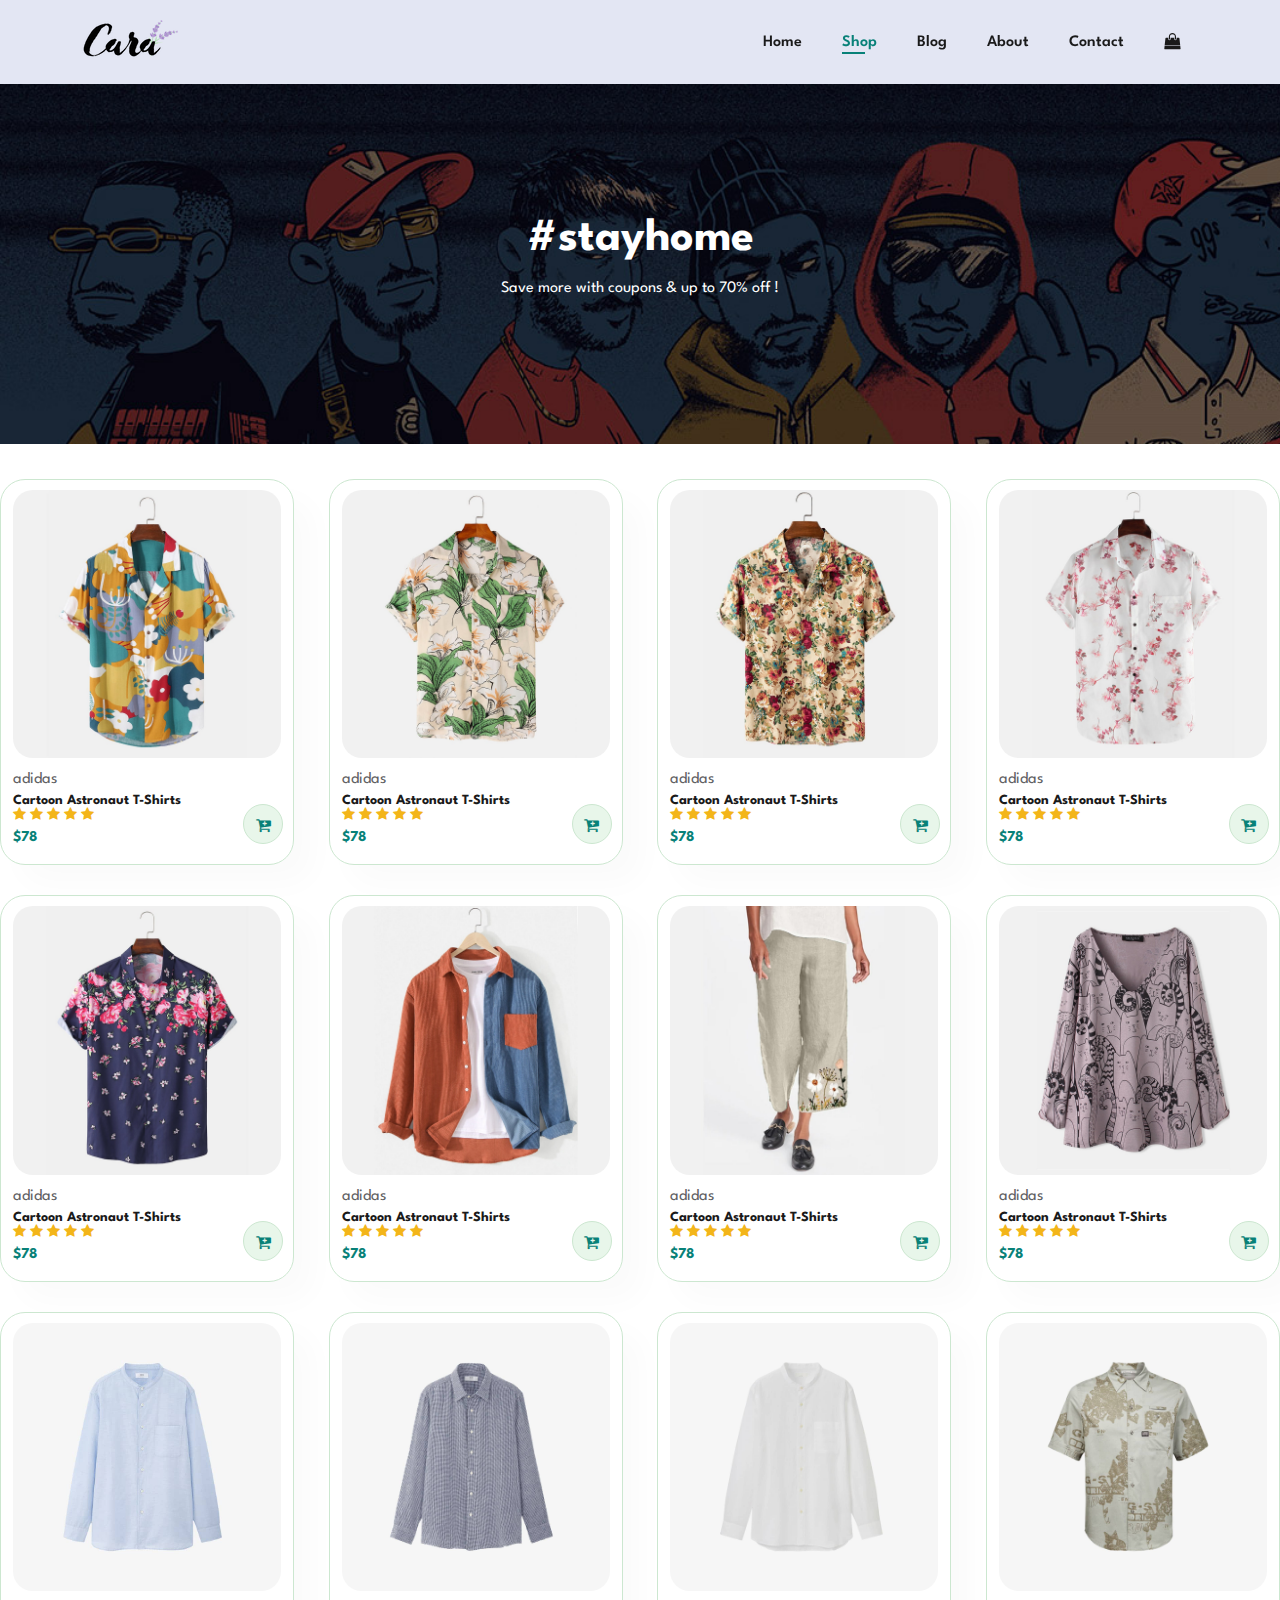
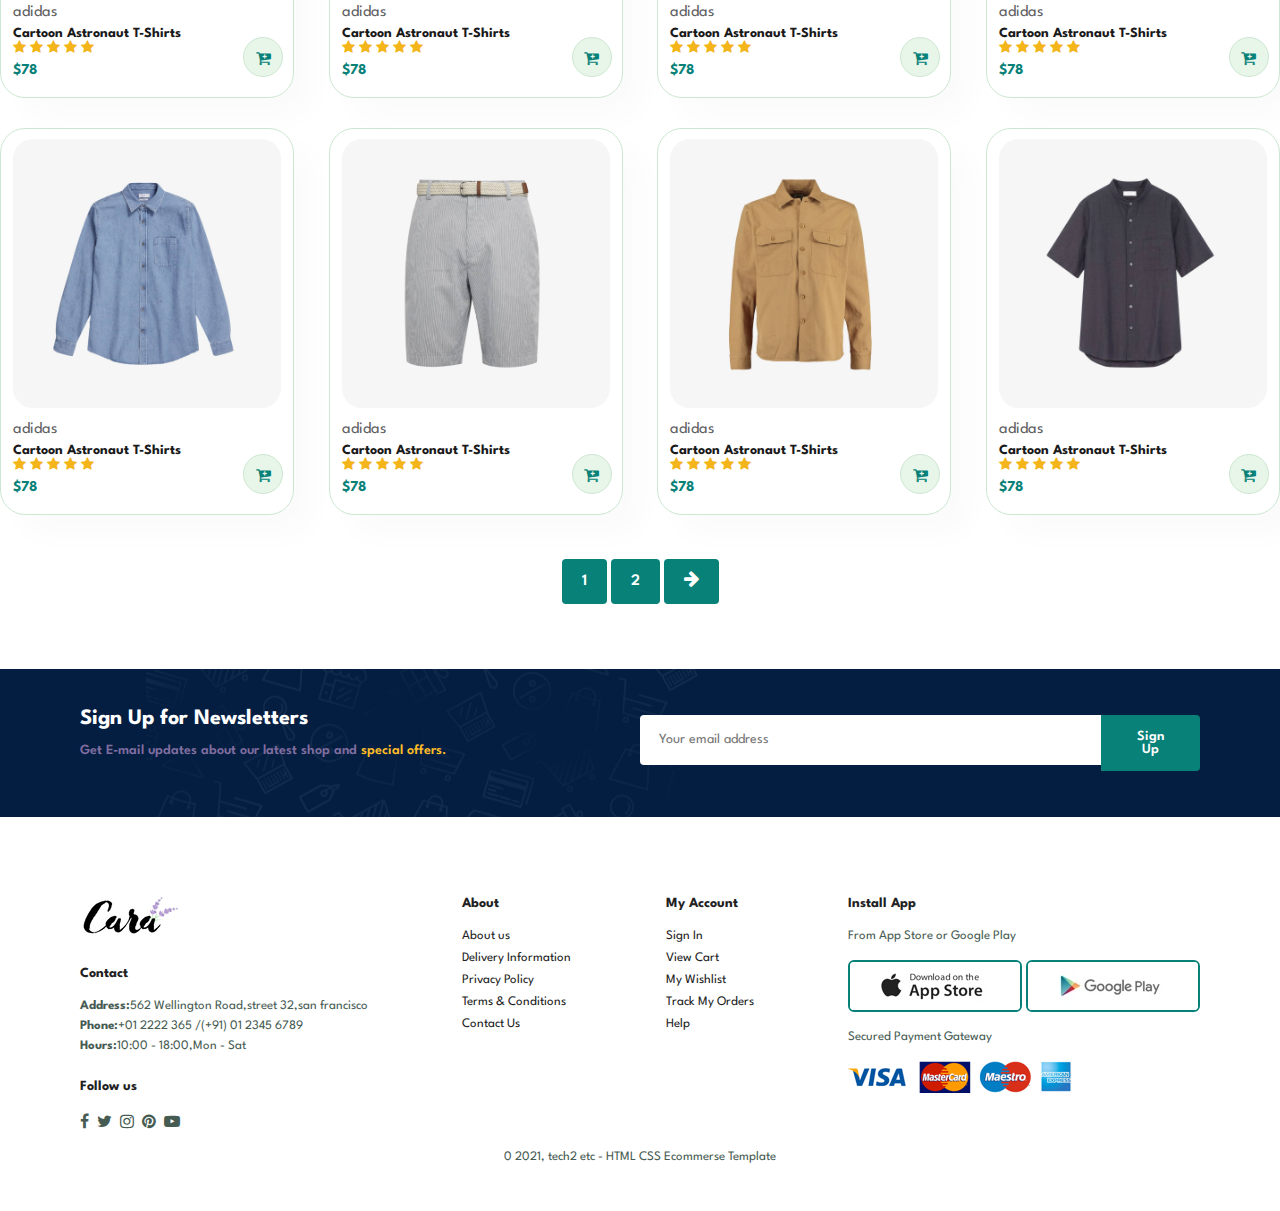
<file: shop.html>
<!DOCTYPE html>
<html lang="en">
<head>
    <meta charset="UTF-8">
    <meta http-equiv="X-UA-Compatible" content="IE=edge">
    <meta name="viewport" content="width=device-width, initial-scale=1.0">
    <script src="script.js" defer></script>
    <link rel="stylesheet" href="style.css">
    <link rel="stylesheet" href="https://cdnjs.cloudflare.com/ajax/libs/font-awesome/4.7.0/css/font-awesome.min.css">
    <title>Document</title>
</head>
<body>
    <section id="header">
        <a href="#"><img src="img/logo.png" alt=""></a>
        <div>
            <ul id="navbar">
                <li><a  href="index.html">Home</a></li>
                <li><a class="active" href="shop.html">Shop</a></li>
                <li><a href="blog.html">Blog</a></li>
                <li><a href="about.html">About</a></li>
                <li><a href="contact.html">Contact</a></li>
                <li id="lg-bag"><a href=""><i class="fa fa-shopping-bag" aria-hidden="true"></i>
                </a></li>
                <a href="#" id="close"><i class="fa fa-times" aria-hidden="true"></i>
                </a>
            </ul>
        </div>
        <div id="mobile">
            <a href=""><i class="fa fa-shopping-bag" aria-hidden="true"></i> </a>
            <i id="bar" class="fa fa-outdent" aria-hidden="true"></i>

        </div>
    </section>

    <section id="page-header">
        <h2>#stayhome</h2>
        <p>Save more with coupons & up to 70% off !</p>
        
    </section>
    <section id="product1">
        <div class="pro-container">
            <div class="pro" onclick="window.location.href='/sproduct.html';">
                <img src="img/products/f1.jpg" alt="">
                <div class="des">
                    <span>adidas</span>
                    <h5>Cartoon Astronaut T-Shirts</h5>
                    <div class="star">
                        <i class="fa fa-star" aria-hidden="true"></i>
                        <i class="fa fa-star" aria-hidden="true"></i>
                        <i class="fa fa-star" aria-hidden="true"></i>
                        <i class="fa fa-star" aria-hidden="true"></i>
                        <i class="fa fa-star" aria-hidden="true"></i>
                    </div>
                    <h4>$78</h4>
                </div>
                <a href="#"><i class="fa fa-cart-plus cart" aria-hidden="true"></i>
                </a>
            </div>

            <div class="pro">
                <img src="img/products/f2.jpg" alt="">
                <div class="des">
                    <span>adidas</span>
                    <h5>Cartoon Astronaut T-Shirts</h5>
                    <div class="star">
                        <i class="fa fa-star" aria-hidden="true"></i>
                        <i class="fa fa-star" aria-hidden="true"></i>
                        <i class="fa fa-star" aria-hidden="true"></i>
                        <i class="fa fa-star" aria-hidden="true"></i>
                        <i class="fa fa-star" aria-hidden="true"></i>
                    </div>
                    <h4>$78</h4>
                </div>
                <a href="#"><i class="fa fa-cart-plus cart" aria-hidden="true"></i>
                </a>
            </div>

            <div class="pro">
                <img src="img/products/f3.jpg" alt="">
                <div class="des">
                    <span>adidas</span>
                    <h5>Cartoon Astronaut T-Shirts</h5>
                    <div class="star">
                        <i class="fa fa-star" aria-hidden="true"></i>
                        <i class="fa fa-star" aria-hidden="true"></i>
                        <i class="fa fa-star" aria-hidden="true"></i>
                        <i class="fa fa-star" aria-hidden="true"></i>
                        <i class="fa fa-star" aria-hidden="true"></i>
                    </div>
                    <h4>$78</h4>
                </div>
                <a href="#"><i class="fa fa-cart-plus cart" aria-hidden="true"></i>
                </a>
            </div>
            <div class="pro">
                <img src="img/products/f4.jpg" alt="">
                <div class="des">
                    <span>adidas</span>
                    <h5>Cartoon Astronaut T-Shirts</h5>
                    <div class="star">
                        <i class="fa fa-star" aria-hidden="true"></i>
                        <i class="fa fa-star" aria-hidden="true"></i>
                        <i class="fa fa-star" aria-hidden="true"></i>
                        <i class="fa fa-star" aria-hidden="true"></i>
                        <i class="fa fa-star" aria-hidden="true"></i>
                    </div>
                    <h4>$78</h4>
                </div>
                <a href="#"><i class="fa fa-cart-plus cart" aria-hidden="true"></i>
                </a>
            </div>

            <div class="pro">
                <img src="img/products/f5.jpg" alt="">
                <div class="des">
                    <span>adidas</span>
                    <h5>Cartoon Astronaut T-Shirts</h5>
                    <div class="star">
                        <i class="fa fa-star" aria-hidden="true"></i>
                        <i class="fa fa-star" aria-hidden="true"></i>
                        <i class="fa fa-star" aria-hidden="true"></i>
                        <i class="fa fa-star" aria-hidden="true"></i>
                        <i class="fa fa-star" aria-hidden="true"></i>
                    </div>
                    <h4>$78</h4>
                </div>
                <a href="#"><i class="fa fa-cart-plus cart" aria-hidden="true"></i>
                </a>
            </div>

            <div class="pro">
                <img src="img/products/f6.jpg" alt="">
                <div class="des">
                    <span>adidas</span>
                    <h5>Cartoon Astronaut T-Shirts</h5>
                    <div class="star">
                        <i class="fa fa-star" aria-hidden="true"></i>
                        <i class="fa fa-star" aria-hidden="true"></i>
                        <i class="fa fa-star" aria-hidden="true"></i>
                        <i class="fa fa-star" aria-hidden="true"></i>
                        <i class="fa fa-star" aria-hidden="true"></i>
                    </div>
                    <h4>$78</h4>
                </div>
                <a href="#"><i class="fa fa-cart-plus cart" aria-hidden="true"></i>
                </a>
            </div>


            <div class="pro">
                <img src="img/products/f7.jpg" alt="">
                <div class="des">
                    <span>adidas</span>
                    <h5>Cartoon Astronaut T-Shirts</h5>
                    <div class="star">
                        <i class="fa fa-star" aria-hidden="true"></i>
                        <i class="fa fa-star" aria-hidden="true"></i>
                        <i class="fa fa-star" aria-hidden="true"></i>
                        <i class="fa fa-star" aria-hidden="true"></i>
                        <i class="fa fa-star" aria-hidden="true"></i>
                    </div>
                    <h4>$78</h4>
                </div>
                <a href="#"><i class="fa fa-cart-plus cart" aria-hidden="true"></i>
                </a>
            </div>
            <div class="pro">
                <img src="img/products/f8.jpg" alt="">
                <div class="des">
                    <span>adidas</span>
                    <h5>Cartoon Astronaut T-Shirts</h5>
                    <div class="star">
                        <i class="fa fa-star" aria-hidden="true"></i>
                        <i class="fa fa-star" aria-hidden="true"></i>
                        <i class="fa fa-star" aria-hidden="true"></i>
                        <i class="fa fa-star" aria-hidden="true"></i>
                        <i class="fa fa-star" aria-hidden="true"></i>
                    </div>
                    <h4>$78</h4>
                </div>
                <a href="#"><i class="fa fa-cart-plus cart" aria-hidden="true"></i>
                </a>
            </div>
            <div class="pro">
                <img src="img/products/n1.jpg" alt="">
                <div class="des">
                    <span>adidas</span>
                    <h5>Cartoon Astronaut T-Shirts</h5>
                    <div class="star">
                        <i class="fa fa-star" aria-hidden="true"></i>
                        <i class="fa fa-star" aria-hidden="true"></i>
                        <i class="fa fa-star" aria-hidden="true"></i>
                        <i class="fa fa-star" aria-hidden="true"></i>
                        <i class="fa fa-star" aria-hidden="true"></i>
                    </div>
                    <h4>$78</h4>
                </div>
                <a href="#"><i class="fa fa-cart-plus cart" aria-hidden="true"></i>
                </a>
            </div>

            <div class="pro">
                <img src="img/products/n2.jpg" alt="">
                <div class="des">
                    <span>adidas</span>
                    <h5>Cartoon Astronaut T-Shirts</h5>
                    <div class="star">
                        <i class="fa fa-star" aria-hidden="true"></i>
                        <i class="fa fa-star" aria-hidden="true"></i>
                        <i class="fa fa-star" aria-hidden="true"></i>
                        <i class="fa fa-star" aria-hidden="true"></i>
                        <i class="fa fa-star" aria-hidden="true"></i>
                    </div>
                    <h4>$78</h4>
                </div>
                <a href="#"><i class="fa fa-cart-plus cart" aria-hidden="true"></i>
                </a>
            </div>

            <div class="pro">
                <img src="img/products/n3.jpg" alt="">
                <div class="des">
                    <span>adidas</span>
                    <h5>Cartoon Astronaut T-Shirts</h5>
                    <div class="star">
                        <i class="fa fa-star" aria-hidden="true"></i>
                        <i class="fa fa-star" aria-hidden="true"></i>
                        <i class="fa fa-star" aria-hidden="true"></i>
                        <i class="fa fa-star" aria-hidden="true"></i>
                        <i class="fa fa-star" aria-hidden="true"></i>
                    </div>
                    <h4>$78</h4>
                </div>
                <a href="#"><i class="fa fa-cart-plus cart" aria-hidden="true"></i>
                </a>
            </div>
            <div class="pro">
                <img src="img/products/n4.jpg" alt="">
                <div class="des">
                    <span>adidas</span>
                    <h5>Cartoon Astronaut T-Shirts</h5>
                    <div class="star">
                        <i class="fa fa-star" aria-hidden="true"></i>
                        <i class="fa fa-star" aria-hidden="true"></i>
                        <i class="fa fa-star" aria-hidden="true"></i>
                        <i class="fa fa-star" aria-hidden="true"></i>
                        <i class="fa fa-star" aria-hidden="true"></i>
                    </div>
                    <h4>$78</h4>
                </div>
                <a href="#"><i class="fa fa-cart-plus cart" aria-hidden="true"></i>
                </a>
            </div>

            <div class="pro">
                <img src="img/products/n5.jpg" alt="">
                <div class="des">
                    <span>adidas</span>
                    <h5>Cartoon Astronaut T-Shirts</h5>
                    <div class="star">
                        <i class="fa fa-star" aria-hidden="true"></i>
                        <i class="fa fa-star" aria-hidden="true"></i>
                        <i class="fa fa-star" aria-hidden="true"></i>
                        <i class="fa fa-star" aria-hidden="true"></i>
                        <i class="fa fa-star" aria-hidden="true"></i>
                    </div>
                    <h4>$78</h4>
                </div>
                <a href="#"><i class="fa fa-cart-plus cart" aria-hidden="true"></i>
                </a>
            </div>

            <div class="pro">
                <img src="img/products/n6.jpg" alt="">
                <div class="des">
                    <span>adidas</span>
                    <h5>Cartoon Astronaut T-Shirts</h5>
                    <div class="star">
                        <i class="fa fa-star" aria-hidden="true"></i>
                        <i class="fa fa-star" aria-hidden="true"></i>
                        <i class="fa fa-star" aria-hidden="true"></i>
                        <i class="fa fa-star" aria-hidden="true"></i>
                        <i class="fa fa-star" aria-hidden="true"></i>
                    </div>
                    <h4>$78</h4>
                </div>
                <a href="#"><i class="fa fa-cart-plus cart" aria-hidden="true"></i>
                </a>
            </div>


            <div class="pro">
                <img src="img/products/n7.jpg" alt="">
                <div class="des">
                    <span>adidas</span>
                    <h5>Cartoon Astronaut T-Shirts</h5>
                    <div class="star">
                        <i class="fa fa-star" aria-hidden="true"></i>
                        <i class="fa fa-star" aria-hidden="true"></i>
                        <i class="fa fa-star" aria-hidden="true"></i>
                        <i class="fa fa-star" aria-hidden="true"></i>
                        <i class="fa fa-star" aria-hidden="true"></i>
                    </div>
                    <h4>$78</h4>
                </div>
                <a href="#"><i class="fa fa-cart-plus cart" aria-hidden="true"></i>
                </a>
            </div>
            <div class="pro">
                <img src="img/products/n8.jpg" alt="">
                <div class="des">
                    <span>adidas</span>
                    <h5>Cartoon Astronaut T-Shirts</h5>
                    <div class="star">
                        <i class="fa fa-star" aria-hidden="true"></i>
                        <i class="fa fa-star" aria-hidden="true"></i>
                        <i class="fa fa-star" aria-hidden="true"></i>
                        <i class="fa fa-star" aria-hidden="true"></i>
                        <i class="fa fa-star" aria-hidden="true"></i>
                    </div>
                    <h4>$78</h4>
                </div>
                <a href="#"><i class="fa fa-cart-plus cart" aria-hidden="true"></i>
                </a>
            </div>
        </div>
    </section>

    <section id="pagination" class="section-p1">
      <a href="#">1</a>
      <a href="#">2</a>
      <a href="#"><i class="fa fa-arrow-right" aria-hidden="true"></i>
      </a>
    </section>

    <section id="newsletter" class="section-p1 section-m1">
        <div class="newstext">
            <h4>Sign Up for Newsletters</h4>
            <p>Get E-mail updates about our latest shop and <span>special offers.</span></p>
        </div>
        <div class="form">
            <input type="text" placeholder="Your email address">
            <button class="normal">Sign Up</button>
        </div>
    </section>

    <footer class="section-p1">
        <div class="col">
            <img class="logo" src="img/logo.png" alt="">
            <h4>Contact</h4>
            <p><strong>Address:</strong>562 Wellington Road,street 32,san francisco</p>
            <p><strong>Phone:</strong>+01 2222 365 /(+91) 01 2345 6789</p>
            <p><strong>Hours:</strong>10:00 - 18:00,Mon - Sat</p>
            <div class="follow">
                <h4>Follow us</h4>
                <div class="icon">
                    <i class="fa fa-facebook" aria-hidden="true"></i>
                    <i class="fa fa-twitter" aria-hidden="true"></i>
                    <i class="fa fa-instagram" aria-hidden="true"></i>
                    <i class="fa fa-pinterest" aria-hidden="true"></i>
                    <i class="fa fa-youtube-play" aria-hidden="true"></i>
                </div>
            </div>
        </div>

        <div class="col">
            <h4>About</h4>
            <a href="#">About us</a>
            <a href="#">Delivery Information</a>
            <a href="#">Privacy Policy</a>
            <a href="#">Terms & Conditions</a>
            <a href="#">Contact Us</a>
        </div>
        
        <div class="col">
            <h4>My Account</h4>
            <a href="#">Sign In</a>
            <a href="#">View Cart</a>
            <a href="#">My Wishlist</a>
            <a href="#">Track My Orders</a>
            <a href="#">Help</a>
        </div>
      <div class="col install">
        <h4>Install App</h4>
        <p>From App Store or Google Play</p>
        <div class="row">
            <img src="img/pay/app.jpg" alt="">
            <img src="img/pay/play.jpg" alt="">
        </div>
        <p>Secured Payment Gateway</p>
        <img src="img/pay/pay.png" alt="">
      </div>
       
      <div class="copyright">
        <p>0 2021, tech2 etc - HTML CSS Ecommerse Template</p>
      </div>
    </footer>

</body>
</html>
</file>
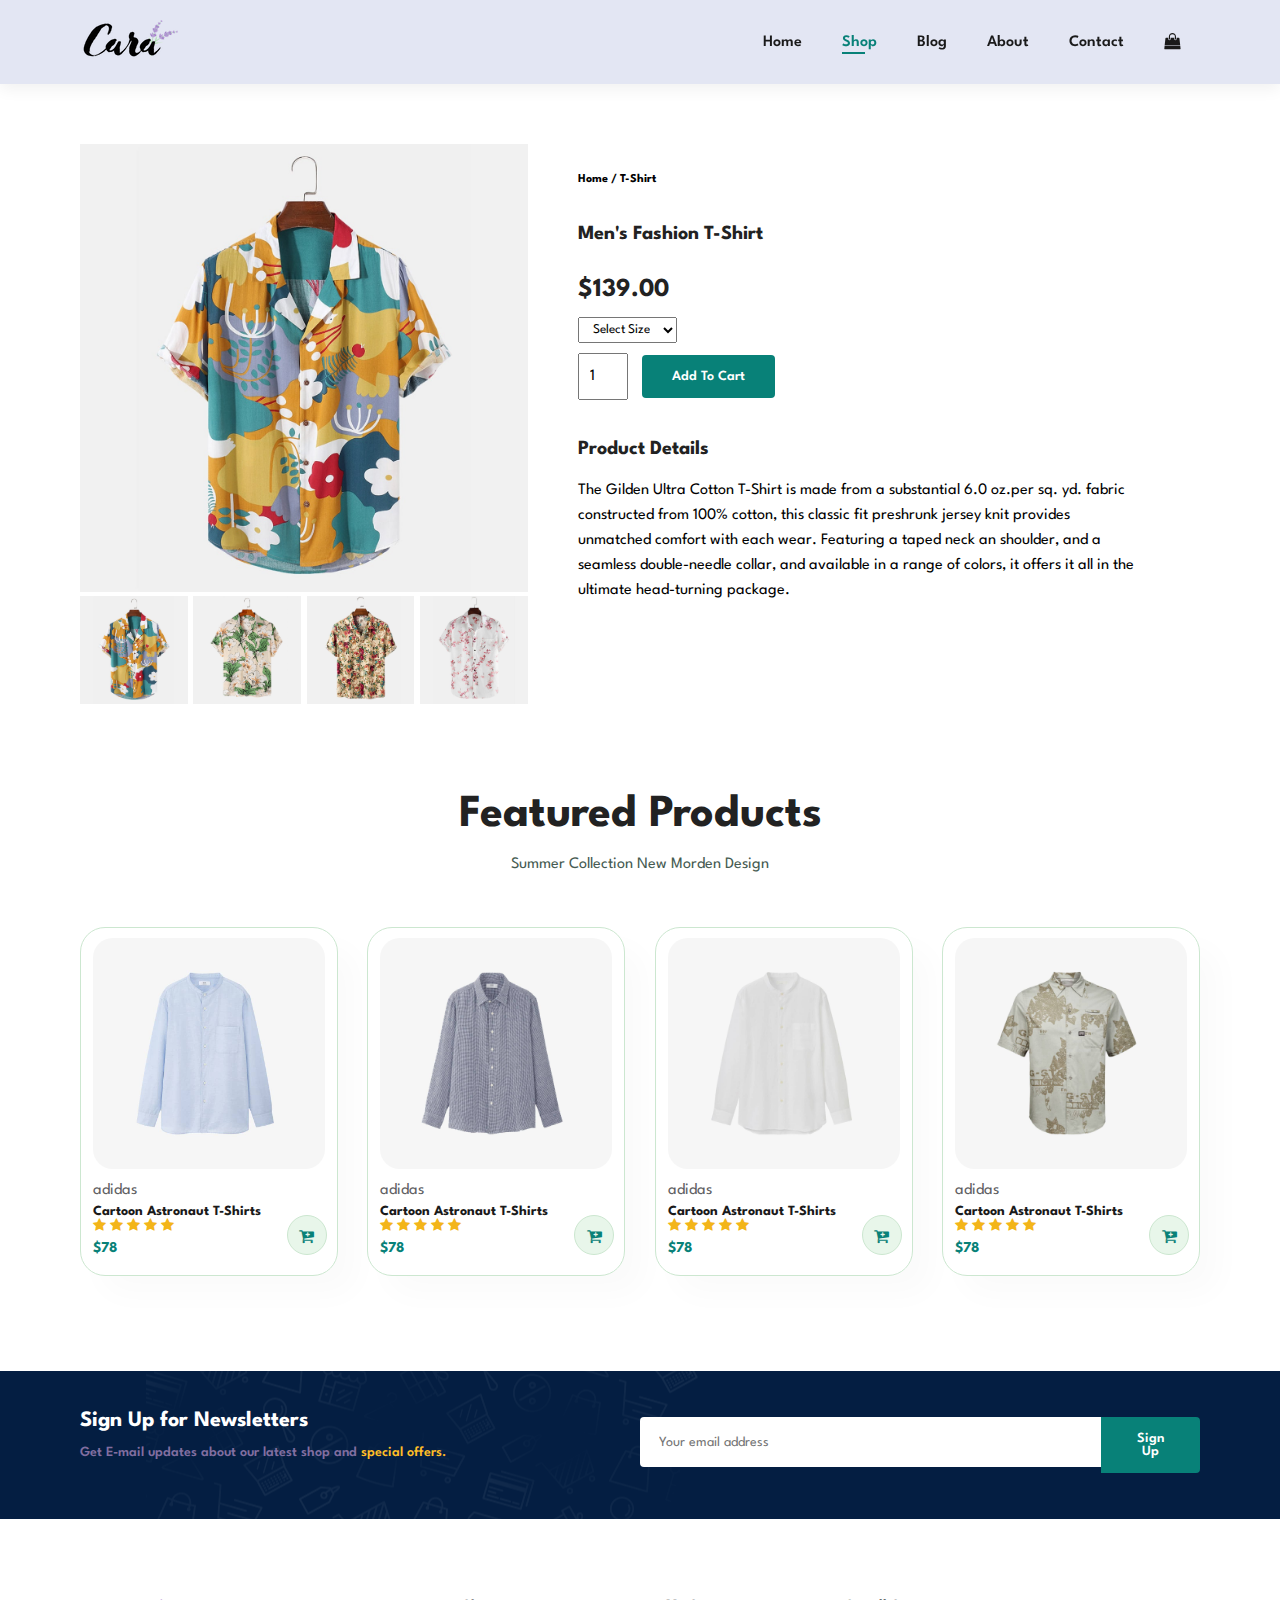
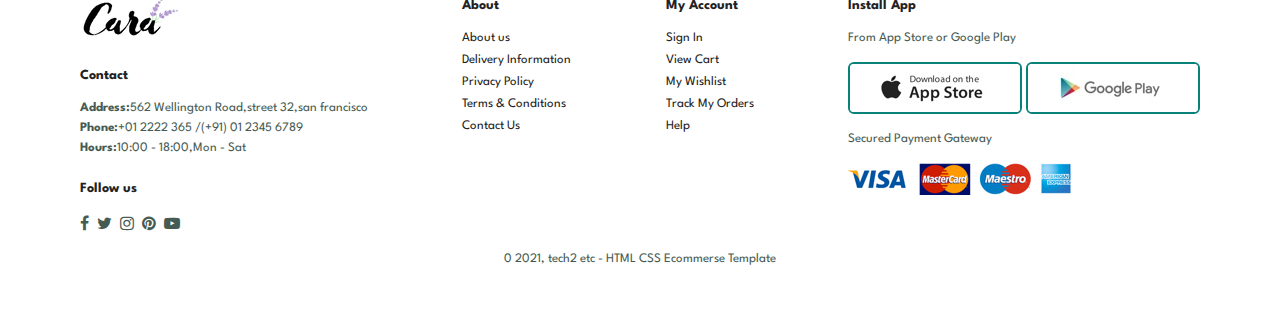
<file: sproduct.html>
<!DOCTYPE html>
<html lang="en">
<head>
    <meta charset="UTF-8">
    <meta http-equiv="X-UA-Compatible" content="IE=edge">
    <meta name="viewport" content="width=device-width, initial-scale=1.0">
    <script src="script.js" defer></script>
    <link rel="stylesheet" href="style.css">
    <link rel="stylesheet" href="https://cdnjs.cloudflare.com/ajax/libs/font-awesome/4.7.0/css/font-awesome.min.css">
    <title>Document</title>
</head>
<body>
    <section id="header">
        <a href="#"><img src="img/logo.png" alt=""></a>
        <div>
            <ul id="navbar">
                <li><a  href="index.html">Home</a></li>
                <li><a class="active" href="shop.html">Shop</a></li>
                <li><a href="blog.html">Blog</a></li>
                <li><a href="about.html">About</a></li>
                <li><a href="contact.html">Contact</a></li>
                <li id="lg-bag"><a href=""><i class="fa fa-shopping-bag" aria-hidden="true"></i>
                </a></li>
                <a href="#" id="close"><i class="fa fa-times" aria-hidden="true"></i>
                </a>
            </ul>
        </div>
        <div id="mobile">
            <a href=""><i class="fa fa-shopping-bag" aria-hidden="true"></i> </a>
            <i id="bar" class="fa fa-outdent" aria-hidden="true"></i>

        </div>
    </section>

    <section id="prodetails" class="section-p1">
     <div class="single-pro-image">
        <img src="img/products/f1.jpg" width="100%" id="MainImg" alt="">
        <div class="small-img-group">
            <div class="small-img-col">
                <img src="img/products/f1.jpg" width="100%" class="small-img" alt="">
            </div>
            <div class="small-img-col">
                <img src="img/products/f2.jpg" width="100%" class="small-img" alt="">
            </div>
            <div class="small-img-col">
                <img src="img/products/f3.jpg" width="100%" class="small-img" alt="">
            </div>
            <div class="small-img-col">
                <img src="img/products/f4.jpg" width="100%" class="small-img" alt="">
            </div>
        </div>
     </div>

     <div class="single-pro-details">
        <h6>Home / T-Shirt</h6>
        <h4>Men's Fashion T-Shirt</h4>
        <h2>$139.00</h2>
        <select>
            <option>Select Size</option>
            <option>XL</option>
            <option>XXL</option>
            <option>Small</option>
            <option>Large</option>
        </select>
        <input type="number" value="1">
        <button class="normal">Add To Cart</button>
        <h4>Product Details</h4>
        <span>
            The Gilden Ultra Cotton T-Shirt is made from a substantial 6.0 oz.per 
            sq. yd. fabric constructed from 100% cotton, this classic fit preshrunk 
            jersey knit provides unmatched comfort with each wear. Featuring a taped neck
            an shoulder, and a seamless double-needle collar, and available in a range
            of colors, it offers it all in the ultimate head-turning package.
        </span>
     </div>
    </section>
    <section id="product1" class="section-p1">
        <h2>Featured Products</h2>
        <p>Summer Collection New Morden Design</p>
        <div class="pro-container">
            <div class="pro">
                <img src="img/products/n1.jpg" alt="">
                <div class="des">
                    <span>adidas</span>
                    <h5>Cartoon Astronaut T-Shirts</h5>
                    <div class="star">
                        <i class="fa fa-star" aria-hidden="true"></i>
                        <i class="fa fa-star" aria-hidden="true"></i>
                        <i class="fa fa-star" aria-hidden="true"></i>
                        <i class="fa fa-star" aria-hidden="true"></i>
                        <i class="fa fa-star" aria-hidden="true"></i>
                    </div>
                    <h4>$78</h4>
                </div>
                <a href="#"><i class="fa fa-cart-plus cart" aria-hidden="true"></i>
                </a>
            </div>

            <div class="pro">
                <img src="img/products/n2.jpg" alt="">
                <div class="des">
                    <span>adidas</span>
                    <h5>Cartoon Astronaut T-Shirts</h5>
                    <div class="star">
                        <i class="fa fa-star" aria-hidden="true"></i>
                        <i class="fa fa-star" aria-hidden="true"></i>
                        <i class="fa fa-star" aria-hidden="true"></i>
                        <i class="fa fa-star" aria-hidden="true"></i>
                        <i class="fa fa-star" aria-hidden="true"></i>
                    </div>
                    <h4>$78</h4>
                </div>
                <a href="#"><i class="fa fa-cart-plus cart" aria-hidden="true"></i>
                </a>
            </div>

            <div class="pro">
                <img src="img/products/n3.jpg" alt="">
                <div class="des">
                    <span>adidas</span>
                    <h5>Cartoon Astronaut T-Shirts</h5>
                    <div class="star">
                        <i class="fa fa-star" aria-hidden="true"></i>
                        <i class="fa fa-star" aria-hidden="true"></i>
                        <i class="fa fa-star" aria-hidden="true"></i>
                        <i class="fa fa-star" aria-hidden="true"></i>
                        <i class="fa fa-star" aria-hidden="true"></i>
                    </div>
                    <h4>$78</h4>
                </div>
                <a href="#"><i class="fa fa-cart-plus cart" aria-hidden="true"></i>
                </a>
            </div>
            <div class="pro">
                <img src="img/products/n4.jpg" alt="">
                <div class="des">
                    <span>adidas</span>
                    <h5>Cartoon Astronaut T-Shirts</h5>
                    <div class="star">
                        <i class="fa fa-star" aria-hidden="true"></i>
                        <i class="fa fa-star" aria-hidden="true"></i>
                        <i class="fa fa-star" aria-hidden="true"></i>
                        <i class="fa fa-star" aria-hidden="true"></i>
                        <i class="fa fa-star" aria-hidden="true"></i>
                    </div>
                    <h4>$78</h4>
                </div>
                <a href="#"><i class="fa fa-cart-plus cart" aria-hidden="true"></i>
                </a>
            </div>
        </div>
    </section>

    <section id="newsletter" class="section-p1 section-m1">
        <div class="newstext">
            <h4>Sign Up for Newsletters</h4>
            <p>Get E-mail updates about our latest shop and <span>special offers.</span></p>
        </div>
        <div class="form">
            <input type="text" placeholder="Your email address">
            <button class="normal">Sign Up</button>
        </div>
    </section>

    <footer class="section-p1">
        <div class="col">
            <img class="logo" src="img/logo.png" alt="">
            <h4>Contact</h4>
            <p><strong>Address:</strong>562 Wellington Road,street 32,san francisco</p>
            <p><strong>Phone:</strong>+01 2222 365 /(+91) 01 2345 6789</p>
            <p><strong>Hours:</strong>10:00 - 18:00,Mon - Sat</p>
            <div class="follow">
                <h4>Follow us</h4>
                <div class="icon">
                    <i class="fa fa-facebook" aria-hidden="true"></i>
                    <i class="fa fa-twitter" aria-hidden="true"></i>
                    <i class="fa fa-instagram" aria-hidden="true"></i>
                    <i class="fa fa-pinterest" aria-hidden="true"></i>
                    <i class="fa fa-youtube-play" aria-hidden="true"></i>
                </div>
            </div>
        </div>

        <div class="col">
            <h4>About</h4>
            <a href="#">About us</a>
            <a href="#">Delivery Information</a>
            <a href="#">Privacy Policy</a>
            <a href="#">Terms & Conditions</a>
            <a href="#">Contact Us</a>
        </div>
        
        <div class="col">
            <h4>My Account</h4>
            <a href="#">Sign In</a>
            <a href="#">View Cart</a>
            <a href="#">My Wishlist</a>
            <a href="#">Track My Orders</a>
            <a href="#">Help</a>
        </div>
      <div class="col install">
        <h4>Install App</h4>
        <p>From App Store or Google Play</p>
        <div class="row">
            <img src="img/pay/app.jpg" alt="">
            <img src="img/pay/play.jpg" alt="">
        </div>
        <p>Secured Payment Gateway</p>
        <img src="img/pay/pay.png" alt="">
      </div>
       
      <div class="copyright">
        <p>0 2021, tech2 etc - HTML CSS Ecommerse Template</p>
      </div>
    </footer>
  <script>
    var MainImg=document.getElementById('MainImg');
    var smallimg=document.getElementsByClassName("small-img");
    smallimg[0].onclick=function(){
        MainImg.src=smallimg[0].src;
    }
    smallimg[1].onclick=function(){
        MainImg.src=smallimg[1].src;
    }
    smallimg[2].onclick=function(){
        MainImg.src=smallimg[2].src;
    }
    smallimg[3].onclick=function(){
        MainImg.src=smallimg[3].src;
    }
  </script>

</body>
</html>
</file>
<file: style.css>
@import url("https://fonts.googleapis.com/css2?family=Spartan:wght@100;200;300;400;500;600;700;800;900&display=swap");
* {
  margin: 0;
  padding: 0;
  box-sizing: border-box;
  font-family: "Spartan", sans-serif;
}

html {
  scroll-behavior: smooth;
}

/* Global Styles */

h1 {
  font-size: 50px;
  line-height: 64px;
  color: #222;
}

h2 {
  font-size: 46px;
  line-height: 54px;
  color: #222;
}

h4 {
  font-size: 20px;
  color: #222;
}

h6 {
  font-weight: 700;
  font-size: 12px;
}

p {
  font-size: 16px;
  color: #465b52;
  margin: 15px 0 20px 0;
}

.section-p1 {
  padding: 40px 80px;
}

.section-m1 {
  margin: 40px 0;
}
button.normal{
  font-size: 14px;
  font-weight: 600;
  padding: 15px 30px;
  color: #000;
  background-color: #fff;
  border-radius: 4px;
  cursor: pointer;
  border: none;
  outline: none;
  transition: 0.2s;
}
button.white{
  font-size: 13px;
  font-weight: 600;
  padding: 11px 18px;
  color: #fff;
  background-color: transparent;
  border-radius: 4px;
  cursor: pointer;
  border: 1px solid #fff;
  outline: none;
  transition: 0.2s;
}

body {
  width: 100%;
}

/* header styling */
#header{
   display: flex;
    align-items: center;
    justify-content: space-between;
    padding: 20px 80px;
    background: #E3E6F3;
    box-shadow: 0 5px 15px rgba(0,0,0,0.06);
    z-index: 999;
    position: sticky;
    top: 0;
    left: 0;
}
#navbar{
    display: flex;
    align-items: center;
    justify-content: center;
}
#navbar li{
    list-style: none;
    padding: 0 20px;
    position: relative;
}
#navbar li a{
    text-decoration: none;
    font-size: 16px;
    font-weight: 600;
    color: #1a1a1a;
    transition: 0.3s ease;
}

#navbar li a:hover,
#navbar li a.active{
    color: #088178;
 
}
#navbar li a:hover::after,
#navbar li a.active::after{
    content: "";
    width: 30%;
    height: 2px;
    background: #088178;
    position: absolute;
    bottom: -4px;
    left:20px
 
}
#mobile{
  display: none;
  align-items: center;
}
#close{
  display: none;
}
/* Home page */
#hero{
    background-image: url("img/hero4.png");
    height: 90vh;
    width: 100%;
    background-size: cover;
    background-position: top 25% right 0;
    padding: 0 80px;
    display: flex;
    flex-direction: column;
    align-items: flex-start;
    justify-content: center;
}

#hero h4{
padding-bottom: 15px;
}
#hero h1{
    color: #088178;
}
#hero button{
    background-image: url("img/button.png");
    background-color: transparent;
    color: #088178;
    border: 0;
    padding: 14px 80px 14px 65px;
    background-repeat: no-repeat;
    cursor: pointer;
    font-weight: 700;
    font-size: 15px;
}
/* feature section */
#feature{
  display: flex;
  align-items: center;
  justify-content: space-between;
  flex-wrap: wrap;
}
#feature .fe-box{
    width: 180px;
    text-align: center;
    padding: 25px 15px;
    box-shadow: 20px 20px 34px rgba(0, 0,0,0.03);
    border: 1px solid #cce7d0;
    border-radius: 4px;
    margin: 15px;
}

#feature .fe-box:hover{
  box-shadow: 10px 10px 54px rgba(0, 0,0,0.03); 
}

#feature .fe-box img{
  width: 100%;
  margin-bottom: 10px;
}

#feature .fe-box h6{
  display: inline-block;
  padding: 9px 8px 6px 8px;
  line-height:1;
  border-radius: 4px;
  color: #088178;
  background-color: #fddde4;
}

#feature .fe-box:nth-child(2) h6{
  background-color: #cdebbc;  
}

#feature .fe-box:nth-child(3) h6{
  background-color: #d1e8f2;
}
#feature .fe-box:nth-child(4) h6{
  background-color: #cdd4f8;
  
}#feature .fe-box:nth-child(5) h6{
  background-color: #f6dbf6;
  
}#feature .fe-box:nth-child(6) h6{
  background-color: #fff2e5;
  
}

#product1{
   text-align: center;
}
#product1 .pro-container{
  display: flex;
  justify-content: space-between;
  padding-top: 20px;
  flex-wrap: wrap;
}
#product1 .pro{
  width: 23%;
  min-width: 250px;
  padding: 10px 12px;
  border: 1px solid #cce7d0;
  border-radius: 25px;
  cursor: pointer;
  box-shadow: 20px 20px 30px rgba(0, 0, 0, 0.02);
  margin: 15px 0;
  position: relative;
}
#product1 .pro:hover{
  box-shadow: 20px 20px 30px rgba(0, 0, 0, 0.06);
}
#product1 .pro img{
   width: 100%;
   border-radius: 20px;
}
#product1 .pro .des {
  text-align: start;
  padding: 10px 0;
}
#product1 .pro .des span{
  color: #606063;
}
#product1 .pro .des h5{
  padding-top: 7px;
  color: #1a1a1a;
  font-size: 14px;
}

#product1 .pro .des i{
  font-size: 14px;
  color: rgb(243, 181, 25);
}
#product1 .pro .des h4{
  padding-top: 7px;
  font-size: 15px;
  font-weight: 700;
  color: #088178;
}

#product1 .pro .cart{
  width: 40px;
  height: 40px;
  line-height: 40px;
  border-radius: 50px;
  background-color: #e8f6ea;
  font-weight: 500;
  color: #088178;
  border: 1px solid #cce7d0;
  position: absolute;
  bottom: 20px;
  right: 10px;
}

#banner{
  display: flex;
  flex-direction: column;
  justify-content: center;
  align-items: center;
  text-align: center;
  background-image: url("img/banner/b2.jpg");
  width: 100%;
  height: 40vh;
  background-size: cover;
  background-position: center;
}

#banner h4{
  color: #fff;
  font-size: 16px;
}

#banner h2{
  color: #fff;
  font-size: 30px;
  padding: 10px 0;
}
#banner h2 span{
  color: #ef3636;
}

#banner button:hover{
  background: #088178;
  color: #fff;
}

#sm-banner{
  display: flex;
  justify-content: space-between;
  flex-wrap: wrap;
}
#sm-banner .banner-box{
  display: flex;
  flex-direction: column;
  justify-content: center;
  align-items: flex-start;
  text-align: center;
  background-image: url("img/banner/b17.jpg");
  min-width: 600px;
  height: 50vh;
  background-size: cover;
  background-position: center;
  padding: 30px;
}

#sm-banner .banner-box2{
  background-image: url("img/banner/b10.jpg");
}

#sm-banner h4{
  color: #fff;
  font-size: 30px;
   font-weight: 300;
}

#sm-banner h4{
  color: #fff;
  font-size: 28px;
   font-weight: 800;
}
#sm-banner span{
  color: #fff;
  font-size: 14px;
   font-weight: 500;
   padding-bottom: 15px;
}

#sm-banner .banner-box:hover button{
  background-color: #088178;
  border: 1px solid #088178;
}
#banner3 {
  display: flex;
  justify-content: space-between;
  flex-wrap: wrap;
  padding: 0 80px;
}
#banner3 .banner-box{
  display: flex;
  flex-direction: column;
  justify-content: center;
  align-items: flex-start;
  text-align: center;
  background-image: url("img/banner/b7.jpg");
  min-width: 30%;
  height: 30vh;
  background-size: cover;
  background-position: center;
  padding: 20px;
  margin-bottom: 20px;
}

#banner3 h2{
  color: #fff;
  font-weight: 900;
  font-size: 22px;
}

#banner3 h3{
  color: #ec544e;
  font-weight: 800;
  font-size: 15px;
}

#banner3 .banner-box2{
  background-image: url('img/banner/b4.jpg');
}
#banner3 .banner-box3{
  background-image: url('img/banner/b18.jpg');
}

#newsletter{
  display: flex;
  justify-content: space-between;
  flex-wrap: wrap;
  align-items: center;
  background-image: url("img/banner/b14.png");
  background-repeat: no-repeat;
  background-position: 20% 30%;
  background-color: #041e42;
}
#newsletter h4{
  font-size: 22px;
  font-weight: 700;
  color: #fff;
}
#newsletter p{
  font-size: 14px;
  font-weight: 600;
  color: #816ea0;
}
#newsletter p span{
  color: #ffbd27;
}
#newsletter .form{
  display: flex;
  width: 50%;
}
#newsletter  input{
  height: 3.125rem;
  padding:0 1.25em;
  font-size: 14px;
  width: 100%;
  border: 1px solid transparent;
  border-radius: 4px;
  outline: none;
  border-top-right-radius:0 ;
  border-bottom-right-radius:0 ;
}
#newsletter button{
background-color:#088178 ;
color: #fff;
border-top-left-radius:0 ;
border-bottom-left-radius:0 ;
}


footer{
  display: flex;
  flex-wrap: wrap;
  justify-content: space-between;
}

footer .col{
  display: flex;
  flex-direction: column;
  align-items: flex-start;
  margin-bottom: 20px;
}

footer .logo{
   margin-bottom: 30px;
}
footer h4{
  font-size: 14px;
  padding-bottom: 20px;
}

footer p{
  font-size: 13px;
  margin: 0 0 8px 0;
}

footer a{
  font-size: 13px;
  text-decoration: none;
  color: #222;
  margin-bottom: 10px;
}
footer .follow{
  margin-top: 20px; 
}
footer .follow i{
  color: #465b52;
  padding-right:4px ;
  cursor: pointer;
}

footer .install .row img{
   border: 2px solid #088178;
   border-radius: 6px;
}
footer .install img{
 margin: 10px 0 15px 0;
}

footer .follow i:hover,
footer a:hover{
color: #088178;
}
footer .copyright{
  width: 100%;
  text-align: center;
}

/* Shop Page */
#page-header{
  background-image: url("img/banner/b1.jpg");
  width: 100%;
  height: 40vh;
  background-size: cover;
  display: flex;
  justify-content: center;
  text-align: center;
  flex-direction: column;
  padding: 14px;
}
#page-header h2,
#page-header p{
  color: white;
}

#pagination{
  text-align: center;
}
#pagination a{
  text-decoration: none;
  background-color: #088178;
  padding: 15px 20px;
  border-radius:4px ;
  color: #fff;
  font-weight: 600;
}

#pagination a i{
  font-size: 18px;
}

/* Single Product */
#prodetails{
display: flex;
margin-top: 20px;
}

#prodetails .single-pro-image{
  width: 40%;
  margin-right: 50px;
}
.small-img-group{
  display: flex;
  justify-content: space-between;
}

.small-img-col{
  flex-basis: 24%;
  cursor: pointer;
}

#prodetails .single-pro-details{
  width: 50%;
  padding-top: 30px;
}

#prodetails .single-pro-details h4{
  padding: 40px 0 20px 0;
}
#prodetails .single-pro-details h2{
 font-size: 26px;
}

#prodetails .single-pro-details select{
  display: block;
  padding: 5px 10px;
  margin-bottom: 10px;
}
#prodetails .single-pro-details input{
  width: 50px;
  height: 47px;
  padding-left: 10px;
  font-size: 16px;
  margin-right: 10px;
}
#prodetails .single-pro-details input:focus{
  outline: none;
}
#prodetails .single-pro-details button{
  background-color: #088178;
  color: #fff;
}
#prodetails .single-pro-details span{
  line-height: 25px;
}
/* Blog Page */
#page-header.blog-header{
  background-image: url(img/banner/b19.jpg);
}
#blog{
  padding:150px 150px 0 150px ;
}
#blog .blog-box{
   display: flex;
   align-items: center;
   width: 100%;
   position: relative;
   padding-bottom: 90px;
}
#blog .blog-img{
  width: 50%;
  margin-right: 40px;
}
#blog img{
  width: 100%;
  height: 300px;
  object-fit: cover;
}

#blog .blog-details{
  width: 50%;
  margin-right: 40px;
}

#blog .blog-details a{
  text-decoration: none;
  font-size: 11px;
  color: #000;
  font-weight: 700;
  position: relative;
  transition: 0.3s;
}

#blog .blog-details a::after{
  content: "";
  width: 50px;
  height: 1px;
  background-color: #000;
  position: absolute;
  top: 4px;
  right: -60px;
}

#blog .blog-details a:hover{
color: #088178;
}

#blog .blog-details a:hover::after{
  background-color: #088178;
}

#blog .blog-box h1{
  position: absolute;
  top: -40px;
  left: 0;
  font-size: 70px;
  font-weight: 700;
  color: #c9cbce;
  z-index: -9;
}

/* About Page */

#page-header.about-header{
  background-image: url("img/about/banner.png");
}

#about-head{
  display: flex;
  align-items: center;
}
#about-head img{
  width: 50%;
  height: auto;
}
#about-head div{
  padding-left: 40px;
}

#about-app{
  text-align: center;
}
#about-app .video{
  width: 70%;
  height: 100%;
  margin: 30px auto 0 auto;
}

#about-app .video video{
width: 100%;
height: 100%;
border-radius: 20px;
}


/* Conatct Page */
#contact-details{
  display: flex;
  align-items: center;
  justify-content: space-between;
}
#contact-details .details{
  width: 40%;
}
#contact-details .details span,
#form-details form span{
  font-size: 12px;
}
#contact-details .details h2,
#form-details form h2{
  font-size: 26px;
  line-height: 35px;
  padding: 20px 0;
}

#contact-details .details h3{
  font-size: 16px;
  padding-bottom: 15px;
}
#contact-details .details li{
  list-style: none;
  display: flex;
  padding: 10px 0;
}
#contact-details .details li i{
  font-size: 14px;
  padding-right: 22px;
}
#contact-details .details li p{
  margin: 0;
  font-size: 14px;
}
#contact-details .map{
  width: 55%;
  height: 400px;
}
#contact-details .map iframe{
  width: 100%;
  height: 100%;
}

#form-details{
  display: flex;
  justify-content: space-between;
  margin: 30px;
  padding: 80px;
  border: 1px solid #e1e1e1;
}
#form-details form{
  width: 65%;
  display: flex;
  flex-direction:column ;
  align-items: flex-start;
}

#form-details form input,
#form-details form textarea{
  width: 100%;
  padding: 12px 15px;
  outline: none;
  margin-bottom: 20px;
  border: 1px solid #e1e1e1;
}
#form-details form button{
  background-color: #088178;
}
#form-details .people div{
    padding-bottom: 25px;
    display: flex;
    align-items: flex-start;
}
#form-details .people div img{
  width: 65px;
  height: 65px;
  object-fit: cover;
  margin-right:15px;
}
#form-details .people div p{
  margin: 0;
  font-size: 13px;
  line-height: 25px;
}
#form-details .people div p span{
  display: block;
  font-size: 16px;
  font-weight: 600;
  color: #000;
}

/* Cart Page */
#cart{
  overflow-x: auto;
}
#cart table{
   width: 100%;
   border-collapse: collapse;
   table-layout: fixed;
   white-space: nowrap;
}
#cart table img{
  width: 70px;
}
#cart table td:nth-child(1){
    width: 100px;
    text-align: center;
}
#cart table td:nth-child(2){
  width: 150px;
  text-align: center;
}
#cart table td:nth-child(3){
  width: 250%;
  text-align: center;
}

#cart table td:nth-child(4),
#cart table td:nth-child(5),
  #cart table td:nth-child(6){
  width: 150px;
  text-align: center;
}

#cart table td:nth-child(5) input{
  width: 70px;
  padding:10px 5px 10px 15px ;
}
#cart table  thead{
  border: 1px solid #e2e9e1;
  border-left: none;
  border-right: none;
}
#cart table  thead td{
  font-weight: 700;
  text-transform: uppercase;
  font-size: 13px;
  padding: 18px 0;
}
#cart table  tbody tr td{
  padding-top: 15px;
}

#cart table  tbody td{
  font-size: 13px;
}

#cart-add{
  display: flex;
  flex-wrap: wrap;
  justify-content: space-between;
}
 #coupon{
width: 50%;
margin-bottom: 30px;
}
#coupon h3,
#subtotal h3{
  padding-bottom: 15px;
}
#coupon input{
  padding: 10px 20px;
  outline: none;
  width: 60%;
  margin-right:10px ;
  border: 1px solid #e2e9e1;
}
#coupon button,
#subtotal button{
  background-color: #088178;
  color: #fff;
  padding: 12px 20px;
}

#subtotal{
  width: 50%;
  margin-bottom:30px ;
  border: 1px solid #e2e9e1;
  padding: 30px;
}
#subtotal table{
  border-collapse: collapse;
  width: 100%;
  margin-bottom: 20px;
}
#subtotal table td{
  width: 50%;
  border: 1px solid #e2e9e1;
  padding: 10px;
  font-size: 13px;
}



/* Media queries */

@media (max-width:799px) {
  .section-p1{
    padding: 40px 40px;
  }
  #navbar{
    display: flex;
    flex-direction: column;
    align-items: flex-start;
    justify-content: flex-start;
    position: fixed;
    top: 0;
    right: -300px;
    height: 100vh;
    width: 300px;
    background-color: #E3E6F3;
    box-shadow: 0 40px 60px rgba(0, 0, 0,0.1);
    padding: 80px 0 0 10px;
    transition: 0.3s;
  }
#navbar.active{
  right: 0px;
}
  #navbar li{
    margin-bottom: 25px;
  }

  #mobile{
    display: flex;
    align-items: center;
  }
  #mobile i{
    color: #1a1a1a;
    font-size: 24px;
    padding-left: 20px;
  }
  #close{
    display: initial;
    position: absolute;
    top: 30px;
    left: 30px;
    color: #222;
    font-size: 24px;
  }
  #lg-bag{
    display: none;
  }
  
  #hero{
    height: 70vh;
    padding: 0 80px;
    background-position: top 30% right 305;
   }

   #feature{
    justify-content: center;
  }
  #feature .fe-box{
    margin: 15px 15px;
}
#product1 .pro-container{
  justify-content: center;
}
#product1 .pro{
  margin: 15px;
}
#banner{
width: 100%;
margin-bottom: 1rem;
}
#sm-banner .banner-box{
  min-width: 100%;
  height: 30vh;
}
#banner3{
  padding: 0 40px;
}

#banner3 .banner-box {
  width: 28%;
}
#newsletter .form{
  width: 70%;
}
/* contact page */
#form-details{
  padding: 40px;
}
#form-details form{
  width: 50%;
}


}
  /* for mobile view */
@media (max-width:477px) {
  .section-p1{
    padding: 20px;
  }
  #header{
    padding: 10px 30px;
  }
  h1{
    font-size: 38px;
  }
  h2{
    font-size: 32px;
  }
  #hero{
    padding: 0 20px;
    background-position: 55%;
  }
  #feature{
    justify-content: space-between;
  }

  #feature .fe-box{
   width: 155px;
   margin: 0 0 15px 0; 
  }

  #product1 .pro{
    width: 100%;
  }
  #banner{
    height: 40vh;
  }

  #sm-banner .banner-box{
    height: 40vh;
  }
  #sm-banner .banner-box2{
    margin-top: 20px;
  }

  #banner3{
    padding: 0 20px;
  }
  #banner3 .banner-box{
    width: 100%;
  }
  #newsletter{
    padding: 40px 20px;
  }
  #newsletter .form{
     width: 100%;
  }
  #prodetails{
    display: flex;
    flex-direction: column;
  }
  #prodetails .single-pro-image{
   width: 100%;
   margin-right: 0px; 
  } 
  /* blog */
  #blog{
    padding: 100px 20px 0 20px;
  }
  #blog .blog-box{
    display: flex;
    flex-direction: column;
    align-items: flex-start;
  }
#blog .blog-img{
  width: 100%;
  margin-right: 0px;
  margin-bottom: 30px;
}
#blog .blog-details{
  width: 100%;
}
/* about page */
#about-head{
  width: 100%;
  margin-bottom: 20px;
}
#about-head div{
  padding-left: 0px;
}
#about-app .video{
  width: 100%;
}
/* contact page */
#contact-details{
  flex-direction: column;
}
#contact-details .details{
  width: 100%;
  margin-bottom: 30px;
}
#contact-details .map{
  width: 100%;
}

#form-details{
  margin: 10px;
  padding: 30px 10px;
  flex-wrap: wrap;
}
#form-details form{
  width: 100%;
  margin-bottom: 30px;
}
/* cart page */
#cart-add{
  flex-direction: column;
}
#coupon{
  width: 100%;
}
#subtotals{
  width: 100%;
  padding: 20px;
}

}
</file>
